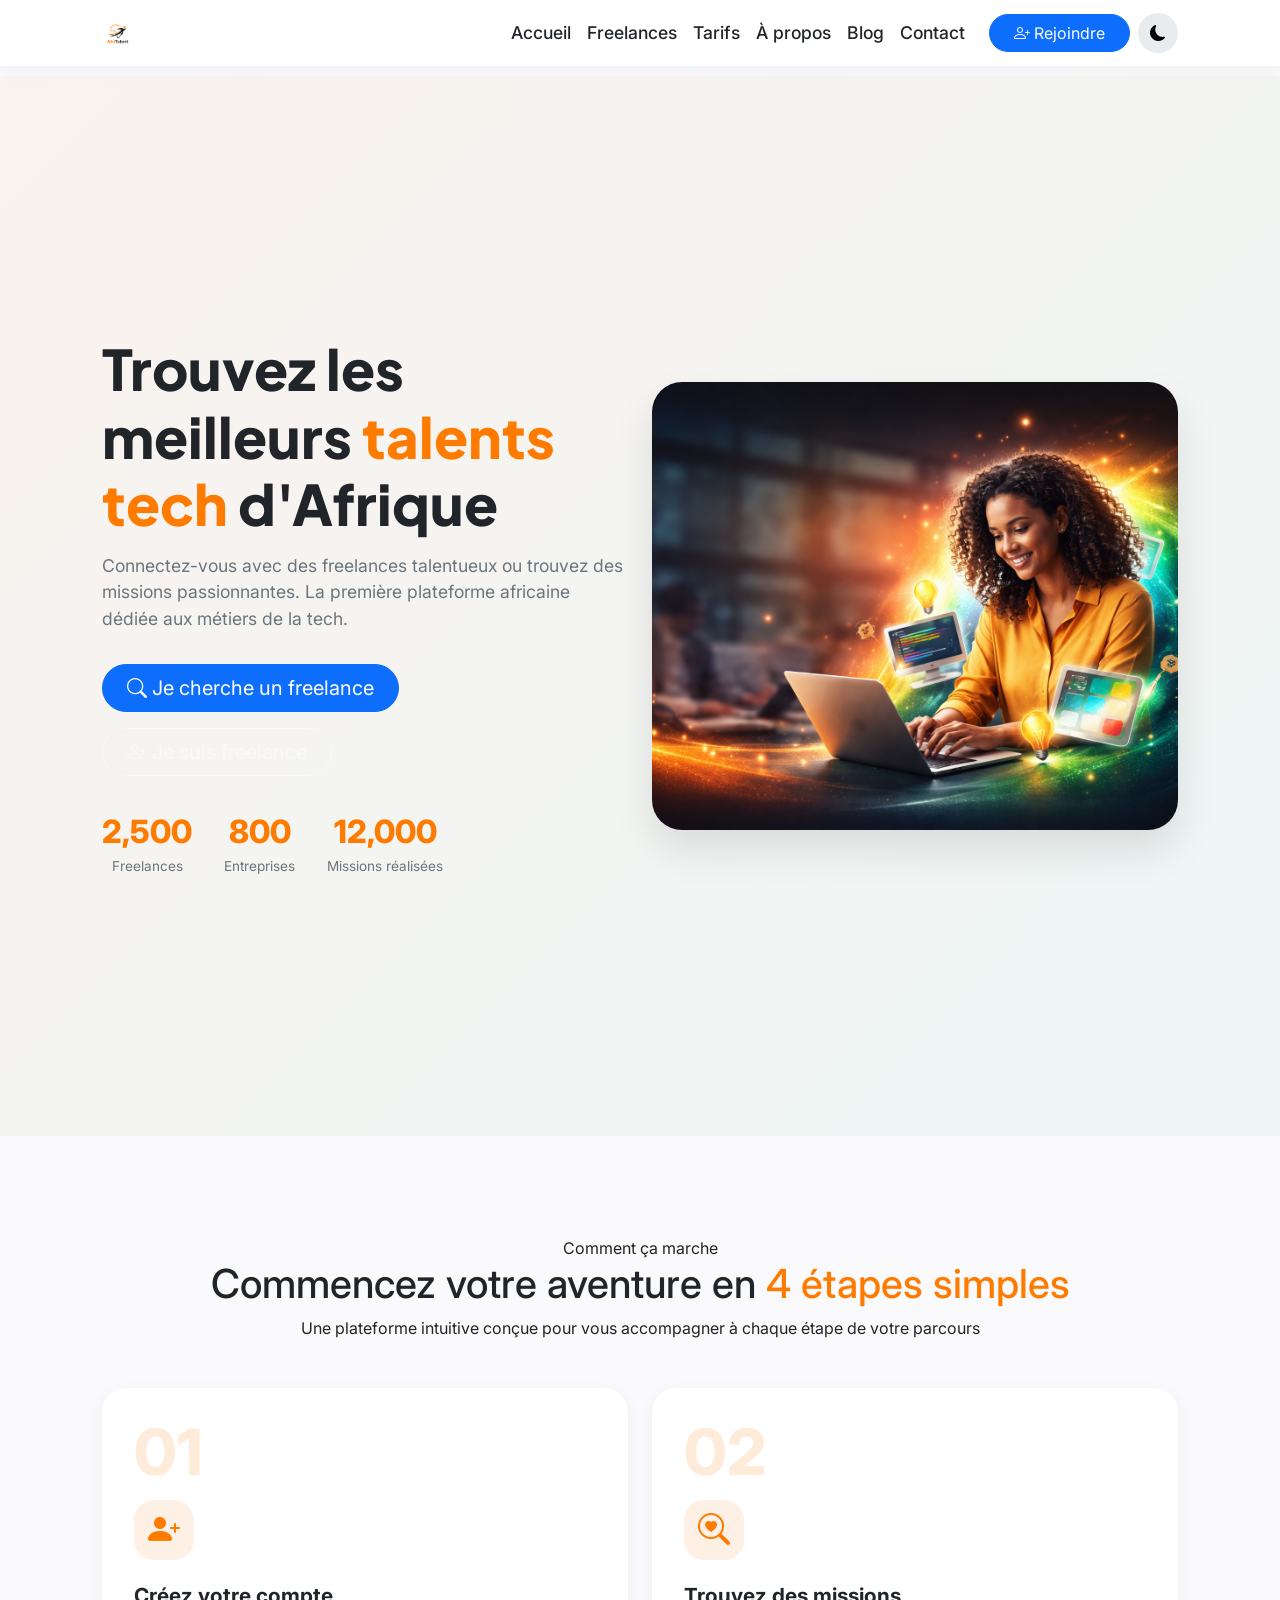
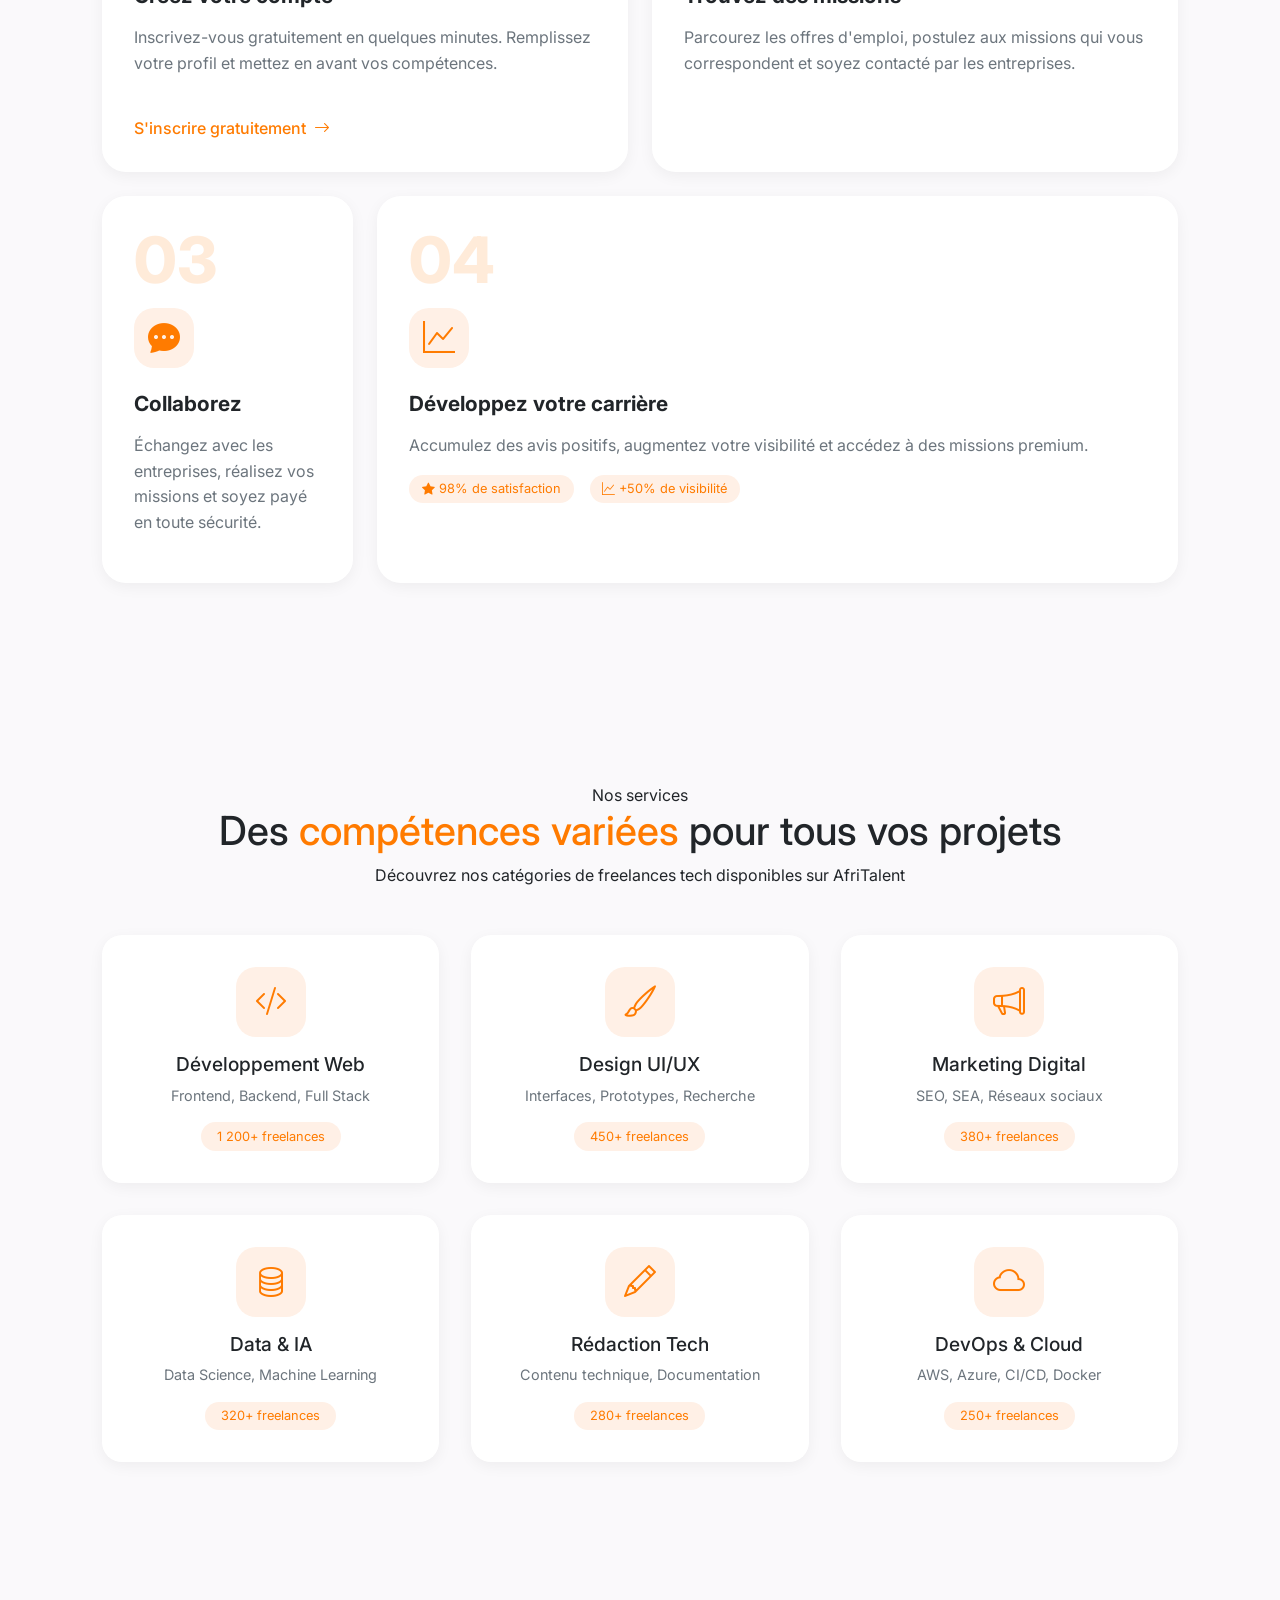
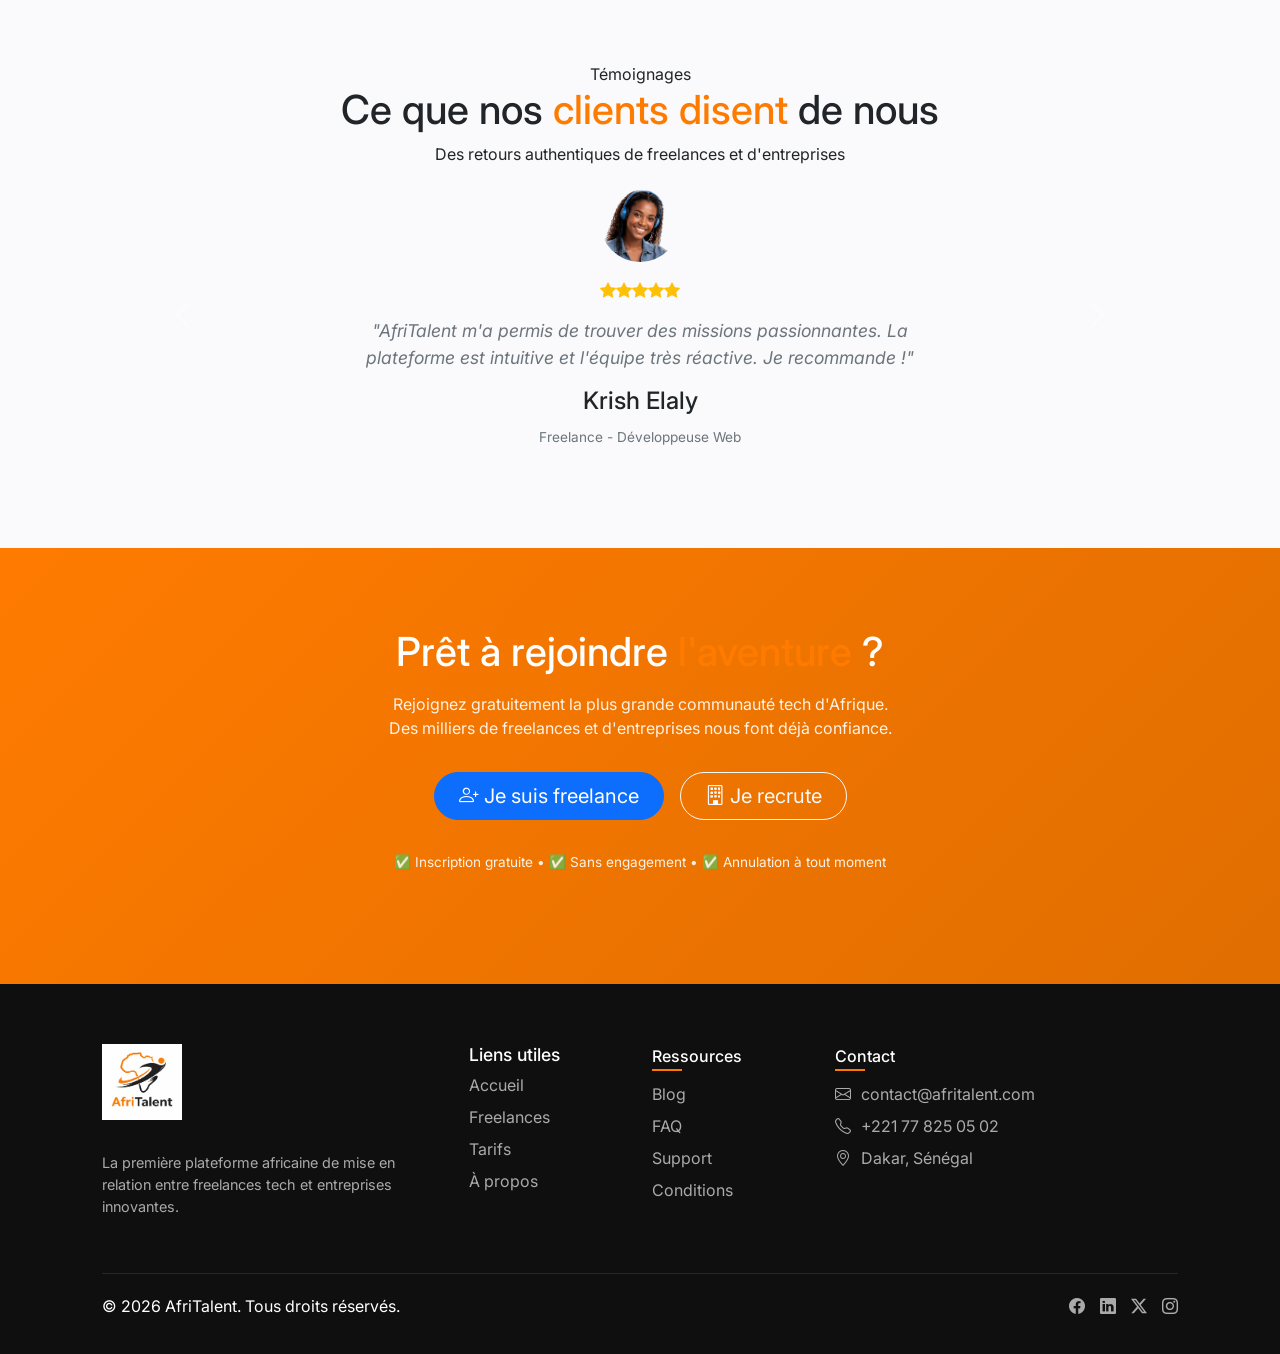
<file: index.html>
<!DOCTYPE html>
<html lang="fr">

<head>
    <meta charset="UTF-8">
    <meta name="viewport" content="width=device-width, initial-scale=1.0">
    <meta name="description"
        content="AfriTalent - La première plateforme africaine de mise en relation entre freelances tech et entreprises">
    <title>AfriTalent - Accueil</title>

    <link href="https://cdn.jsdelivr.net/npm/bootstrap@5.3.8/dist/css/bootstrap.min.css" rel="stylesheet">
    <link rel="stylesheet" href="https://cdn.jsdelivr.net/npm/bootstrap-icons@1.11.3/font/bootstrap-icons.min.css">
    <link
        href="https://fonts.googleapis.com/css2?family=Inter:opsz,wght@14..32,300;14..32,400;14..32,500;14..32,600;14..32,700;14..32,800&family=Plus+Jakarta+Sans:wght@400;500;600;700;800&display=swap"
        rel="stylesheet">

    <link rel="stylesheet" href="./CSS/pagep.css">
    <link rel="stylesheet" href="./CSS/style.css">

</head>

<body>
    <!-- Formatage de la navbar -->
    <nav class="navbar navbar-expand-lg fixed-top" id="mainNav">
        <div class="container">
            <img class="logo2" src="./Image/logo2.png" alt="logo navbar">

            <button class="navbar-toggler" type="button" data-bs-toggle="collapse" data-bs-target="#navbarNav"
                aria-label="Menu">
                <span class="navbar-toggler-icon"></span>
            </button>

            <div class="collapse navbar-collapse" id="navbarNav">
                <ul class="navbar-nav ms-auto">
                    <li class="nav-item"><a class="nav-link active" href="index.html">Accueil</a></li>
                    <li class="nav-item"><a class="nav-link" href="freelances.html">Freelances</a></li>
                    <li class="nav-item"><a class="nav-link" href="tarifs.html">Tarifs</a></li>
                    <li class="nav-item"><a class="nav-link" href="about.html">À propos</a></li>
                    <li class="nav-item"><a class="nav-link" href="#">Blog</a></li>
                    <li class="nav-item"><a class="nav-link" href="contact.html">Contact</a></li>
                </ul>
                <div class="ms-lg-3 d-flex align-items-center gap-2">
                    <button class="btn btn-primary rounded-pill px-4" onclick="window.location.href='inscription.html'">
                        <i class="bi bi-person-plus"></i> Rejoindre
                    </button>
                    <button class="theme-toggle" id="themeToggle" aria-label="Changer de thème">
                        <i class="bi bi-moon-fill"></i>
                    </button>
                </div>
            </div>
        </div>
    </nav>

    <!-- Section hero -->
    <header class="hero-section">
        <div class="container">
            <div class="row align-items-center min-vh-100">
                <div class="col-lg-6 hero-content">
                    <h1 class="hero-title">
                        Trouvez les meilleurs <span class="highlight">talents tech</span> d'Afrique
                    </h1>
                    <p class="hero-subtitle">
                        Connectez-vous avec des freelances talentueux ou trouvez des missions passionnantes.
                        La première plateforme africaine dédiée aux métiers de la tech.
                    </p>
                    <div class="hero-buttons">
                        <a href="freelances.html" class="btn btn-primary btn-lg rounded-pill px-4">
                            <i class="bi bi-search"></i> Je cherche un freelance
                        </a>
                        <a href="inscription.html" class="btn btn-outline-light btn-lg rounded-pill px-4">
                            <i class="bi bi-person-plus"></i> Je suis freelance
                        </a>
                    </div>
                    <div class="hero-stats">
                        <div class="stat-item">
                            <div class="stat-number" data-target="2500">0</div>
                            <div class="stat-label">Freelances</div>
                        </div>
                        <div class="stat-item">
                            <div class="stat-number" data-target="800">0</div>
                            <div class="stat-label">Entreprises</div>
                        </div>
                        <div class="stat-item">
                            <div class="stat-number" data-target="12000">0</div>
                            <div class="stat-label">Missions réalisées</div>
                        </div>
                    </div>
                </div>
                <div class="col-lg-6 hero-image">
                    <img src="./Image/hero.png" alt="Équipe AfriTalent" class="img-fluid">
                </div>
            </div>
        </div>
    </header>

    <!-- Comment ca marche -->
    <section class="how-it-works">
        <div class="container">
            <div class="section-header text-center">
                <span class="section-badge">Comment ça marche</span>
                <h2>Commencez votre aventure en <span class="highlight">4 étapes simples</span></h2>
                <p>Une plateforme intuitive conçue pour vous accompagner à chaque étape de votre parcours</p>
            </div>

            <div class="bento-grid">
                <div class="bento-card bento-large">
                    <div class="step-number">01</div>
                    <div class="step-icon"><i class="bi bi-person-plus-fill"></i></div>
                    <h3>Créez votre compte</h3>
                    <p>Inscrivez-vous gratuitement en quelques minutes. Remplissez votre profil et mettez en avant vos
                        compétences.</p>
                    <a href="inscription.html" class="step-cta">S'inscrire gratuitement <i
                            class="bi bi-arrow-right"></i></a>
                </div>
                <div class="bento-card bento-wide">
                    <div class="step-number">02</div>
                    <div class="step-icon"><i class="bi bi-search-heart"></i></div>
                    <h3>Trouvez des missions</h3>
                    <p>Parcourez les offres d'emploi, postulez aux missions qui vous correspondent et soyez contacté par
                        les entreprises.</p>
                </div>
                <div class="bento-card bento-medium">
                    <div class="step-number">03</div>
                    <div class="step-icon"><i class="bi bi-chat-dots-fill"></i></div>
                    <h3>Collaborez</h3>
                    <p>Échangez avec les entreprises, réalisez vos missions et soyez payé en toute sécurité.</p>
                </div>
                <div class="bento-card bento-xlarge">
                    <div class="step-number">04</div>
                    <div class="step-icon"><i class="bi bi-graph-up"></i></div>
                    <h3>Développez votre carrière</h3>
                    <p>Accumulez des avis positifs, augmentez votre visibilité et accédez à des missions premium.</p>
                    <div class="step-stats">
                        <span><i class="bi bi-star-fill"></i> 98% de satisfaction</span>
                        <span><i class="bi bi-graph-up"></i> +50% de visibilité</span>
                    </div>
                </div>
            </div>
        </div>
    </section>

    <!-- Nos services -->
    <section class="categories-section">
        <div class="container">
            <div class="section-header text-center">
                <span class="section-badge">Nos services</span>
                <h2>Des <span class="highlight">compétences variées</span> pour tous vos projets</h2>
                <p>Découvrez nos catégories de freelances tech disponibles sur AfriTalent</p>
            </div>

            <div class="categories-grid">
                <div class="category-card">
                    <div class="category-icon"><i class="bi bi-code-slash"></i></div>
                    <h3>Développement Web</h3>
                    <p>Frontend, Backend, Full Stack</p>
                    <span class="category-count">1 200+ freelances</span>
                </div>
                <div class="category-card">
                    <div class="category-icon"><i class="bi bi-brush"></i></div>
                    <h3>Design UI/UX</h3>
                    <p>Interfaces, Prototypes, Recherche</p>
                    <span class="category-count">450+ freelances</span>
                </div>
                <div class="category-card">
                    <div class="category-icon"><i class="bi bi-megaphone"></i></div>
                    <h3>Marketing Digital</h3>
                    <p>SEO, SEA, Réseaux sociaux</p>
                    <span class="category-count">380+ freelances</span>
                </div>
                <div class="category-card">
                    <div class="category-icon"><i class="bi bi-database"></i></div>
                    <h3>Data & IA</h3>
                    <p>Data Science, Machine Learning</p>
                    <span class="category-count">320+ freelances</span>
                </div>
                <div class="category-card">
                    <div class="category-icon"><i class="bi bi-pencil"></i></div>
                    <h3>Rédaction Tech</h3>
                    <p>Contenu technique, Documentation</p>
                    <span class="category-count">280+ freelances</span>
                </div>
                <div class="category-card">
                    <div class="category-icon"><i class="bi bi-cloud"></i></div>
                    <h3>DevOps & Cloud</h3>
                    <p>AWS, Azure, CI/CD, Docker</p>
                    <span class="category-count">250+ freelances</span>
                </div>
            </div>
        </div>
    </section>

    <section class="testimonials-section">
        <div class="container">
            <div class="section-header text-center">
                <span class="section-badge">Témoignages</span>
                <h2>Ce que nos <span class="highlight">clients disent</span> de nous</h2>
                <p>Des retours authentiques de freelances et d'entreprises</p>
            </div>

            <div id="testimonialsCarousel" class="carousel slide" data-bs-ride="carousel">
                <div class="carousel-inner">
                    <div class="carousel-item active">
                        <div class="testimonial-card text-center">
                            <div class="testimonial-image">
                                <img src="./Image/1a.png" alt="Alice Johnson">
                            </div>
                            <div class="testimonial-rating">
                                <i class="bi bi-star-fill"></i><i class="bi bi-star-fill"></i><i
                                    class="bi bi-star-fill"></i><i class="bi bi-star-fill"></i><i
                                    class="bi bi-star-fill"></i>
                            </div>
                            <p class="testimonial-text">"AfriTalent m'a permis de trouver des missions passionnantes. La
                                plateforme est intuitive et l'équipe très réactive. Je recommande !"</p>
                            <h3>Krish Elaly</h3>
                            <span>Freelance - Développeuse Web</span>
                        </div>
                    </div>
                    <div class="carousel-item">
                        <div class="testimonial-card text-center">
                            <div class="testimonial-image">
                                <img src="./Image/2a.png" alt="Michael Smith">
                            </div>
                            <div class="testimonial-rating">
                                <i class="bi bi-star-fill"></i><i class="bi bi-star-fill"></i><i
                                    class="bi bi-star-fill"></i><i class="bi bi-star-fill"></i><i
                                    class="bi bi-star-fill"></i>
                            </div>
                            <p class="testimonial-text">"Excellente plateforme ! J'ai trouvé des freelances compétents
                                pour mon projet. Service client au top et paiement sécurisé."</p>
                            <h4>Sage Onema</h4>
                            <span>CEO - TechCorp</span>
                        </div>
                    </div>
                    <div class="carousel-item">
                        <div class="testimonial-card text-center">
                            <div class="testimonial-image">
                                <img src="./Image/3a.png" alt="Sophia Brown">
                            </div>
                            <div class="testimonial-rating">
                                <i class="bi bi-star-fill"></i><i class="bi bi-star-fill"></i><i
                                    class="bi bi-star-fill"></i><i class="bi bi-star-fill"></i><i
                                    class="bi bi-star-fill"></i>
                            </div>
                            <p class="testimonial-text">"La mise en relation est rapide et efficace. J'ai trouvé ma
                                mission parfaite en moins d'une semaine. Merci AfriTalent !"</p>
                            <h4>Sophia Pea</h4>
                            <span>Freelance - Designer UI/UX</span>
                        </div>
                    </div>
                </div>
                <button class="carousel-control-prev" type="button" data-bs-target="#testimonialsCarousel"
                    data-bs-slide="prev">
                    <span class="carousel-control-prev-icon" aria-hidden="true"></span>
                    <span class="visually-hidden">Précédent</span>
                </button>
                <button class="carousel-control-next" type="button" data-bs-target="#testimonialsCarousel"
                    data-bs-slide="next">
                    <span class="carousel-control-next-icon" aria-hidden="true"></span>
                    <span class="visually-hidden">Suivant</span>
                </button>
            </div>
        </div>
    </section>

    <!-- Appel a l'acetion -->
    <section class="cta-section">
        <div class="container">
            <div class="cta-content text-center">
                <h2>Prêt à rejoindre <span class="highlight">l'aventure</span> ?</h2>
                <p>Rejoignez gratuitement la plus grande communauté tech d'Afrique.<br>Des milliers de freelances et
                    d'entreprises nous font déjà confiance.</p>
                <div class="cta-buttons">
                    <a href="inscription.html" class="btn btn-primary btn-lg rounded-pill px-4">
                        <i class="bi bi-person-plus"></i> Je suis freelance
                    </a>
                    <a href="inscription.html" class="btn btn-outline-light btn-lg rounded-pill px-4">
                        <i class="bi bi-building"></i> Je recrute
                    </a>
                </div>
                <p class="cta-note">✅ Inscription gratuite • ✅ Sans engagement • ✅ Annulation à tout moment</p>
            </div>
        </div>
    </section>

    <!-- Bouton de retour en haut -->
    <button id="backToTop" class="back-to-top" aria-label="Retour en haut">
        <i class="bi bi-arrow-up"></i>
    </button>

    <!-- formatage du footer -->
    <footer class="footer">
        <div class="container">
            <div class="row g-4">
                <div class="col-lg-4 col-md-6">
                    <div class="footer-brand">
                        <img src="./Image/logofo.png" alt="logo footer" class="logofo">
                        <p>La première plateforme africaine de mise en relation entre freelances tech et entreprises
                            innovantes.</p>
                    </div>
                </div>
                <div class="col-lg-2 col-md-6">
                    <h3 class="h3mdif">Liens utiles</h3>
                    <ul>
                        <li><a href="index.html">Accueil</a></li>
                        <li><a href="freelances.html">Freelances</a></li>
                        <li><a href="tarifs.html">Tarifs</a></li>
                        <li><a href="about.html">À propos</a></li>
                    </ul>
                </div>
                <div class="col-lg-2 col-md-6">
                    <h4>Ressources</h4>
                    <ul>
                        <li><a href="#">Blog</a></li>
                        <li><a href="#">FAQ</a></li>
                        <li><a href="#">Support</a></li>
                        <li><a href="#">Conditions</a></li>
                    </ul>
                </div>
                <div class="col-lg-4 col-md-6">
                    <h4>Contact</h4>
                    <ul class="footer-contact">
                        <li><i class="bi bi-envelope"></i> <a
                                href="mailto:contact@afritalent.com">contact@afritalent.com</a></li>
                        <li><i class="bi bi-telephone"></i> <a href="tel:+221778250502">+221 77 825 05 02</a></li>
                        <li><i class="bi bi-geo-alt"></i> Dakar, Sénégal</li>
                    </ul>
                </div>
            </div>
            <div class="footer-bottom">
                <p>&copy; <span id="currentYear"></span> AfriTalent. Tous droits réservés.</p>
                <div class="footer-social">
                    <a href="#" aria-label="Facebook"><i class="bi bi-facebook"></i></a>
                    <a href="#" aria-label="LinkedIn"><i class="bi bi-linkedin"></i></a>
                    <a href="#" aria-label="Twitter"><i class="bi bi-twitter-x"></i></a>
                    <a href="#" aria-label="Instagram"><i class="bi bi-instagram"></i></a>
                </div>
            </div>
        </div>
    </footer>

    <script src="https://cdn.jsdelivr.net/npm/bootstrap@5.3.8/dist/js/bootstrap.bundle.min.js"></script>
    <script src="./JS/main.js"></script>
</body>

</html>
</file>
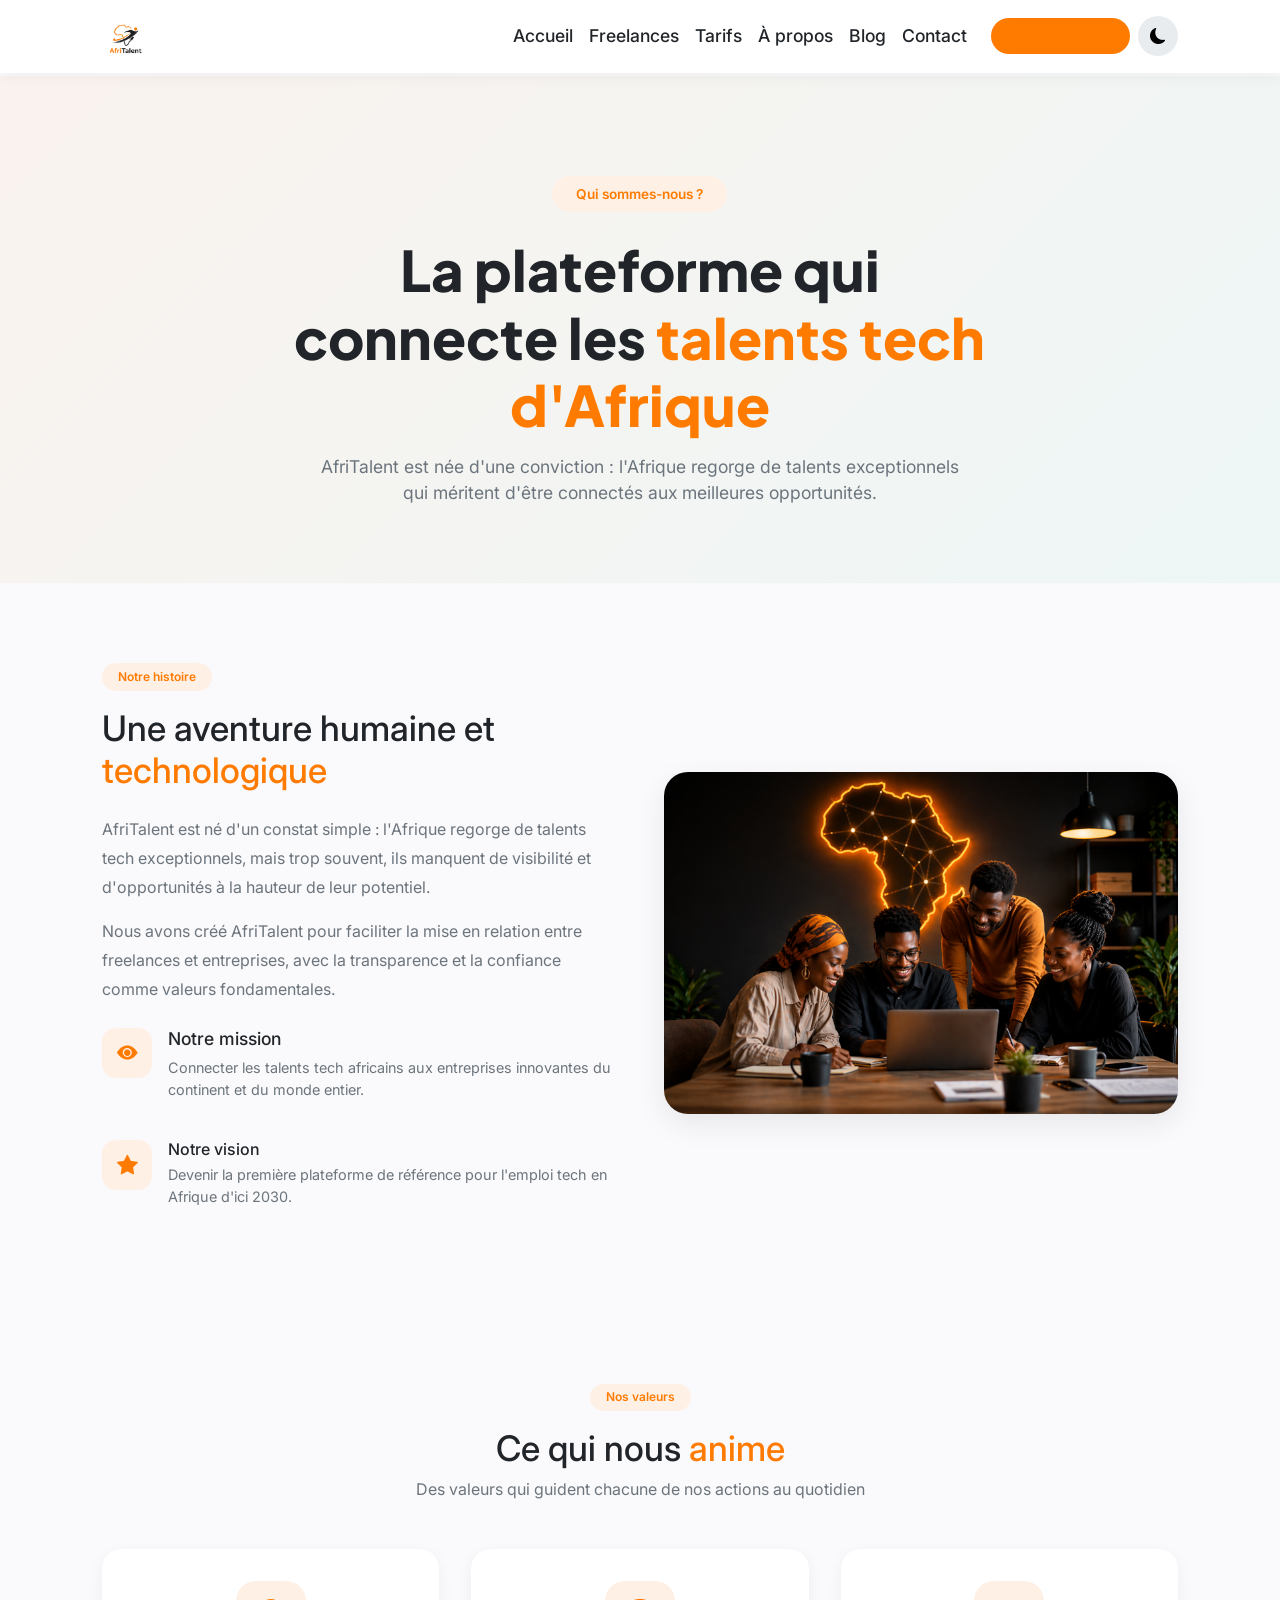
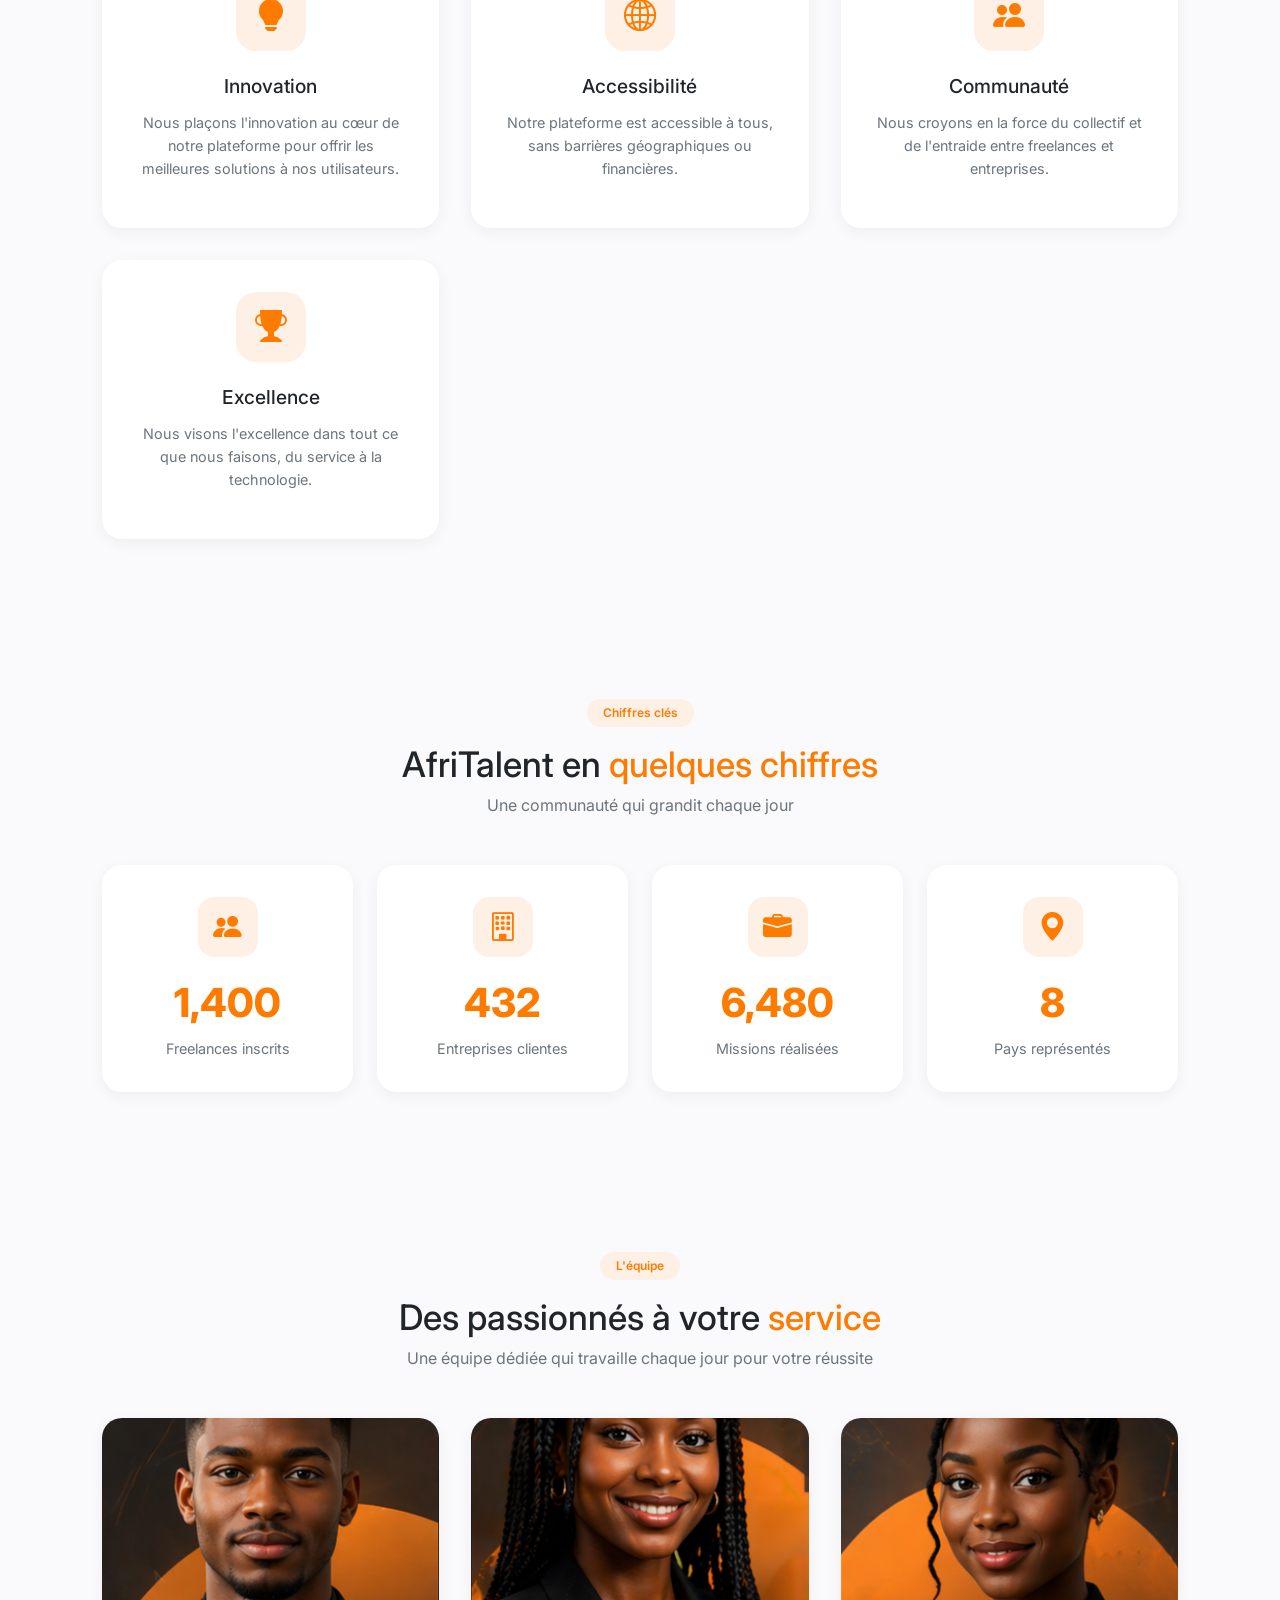
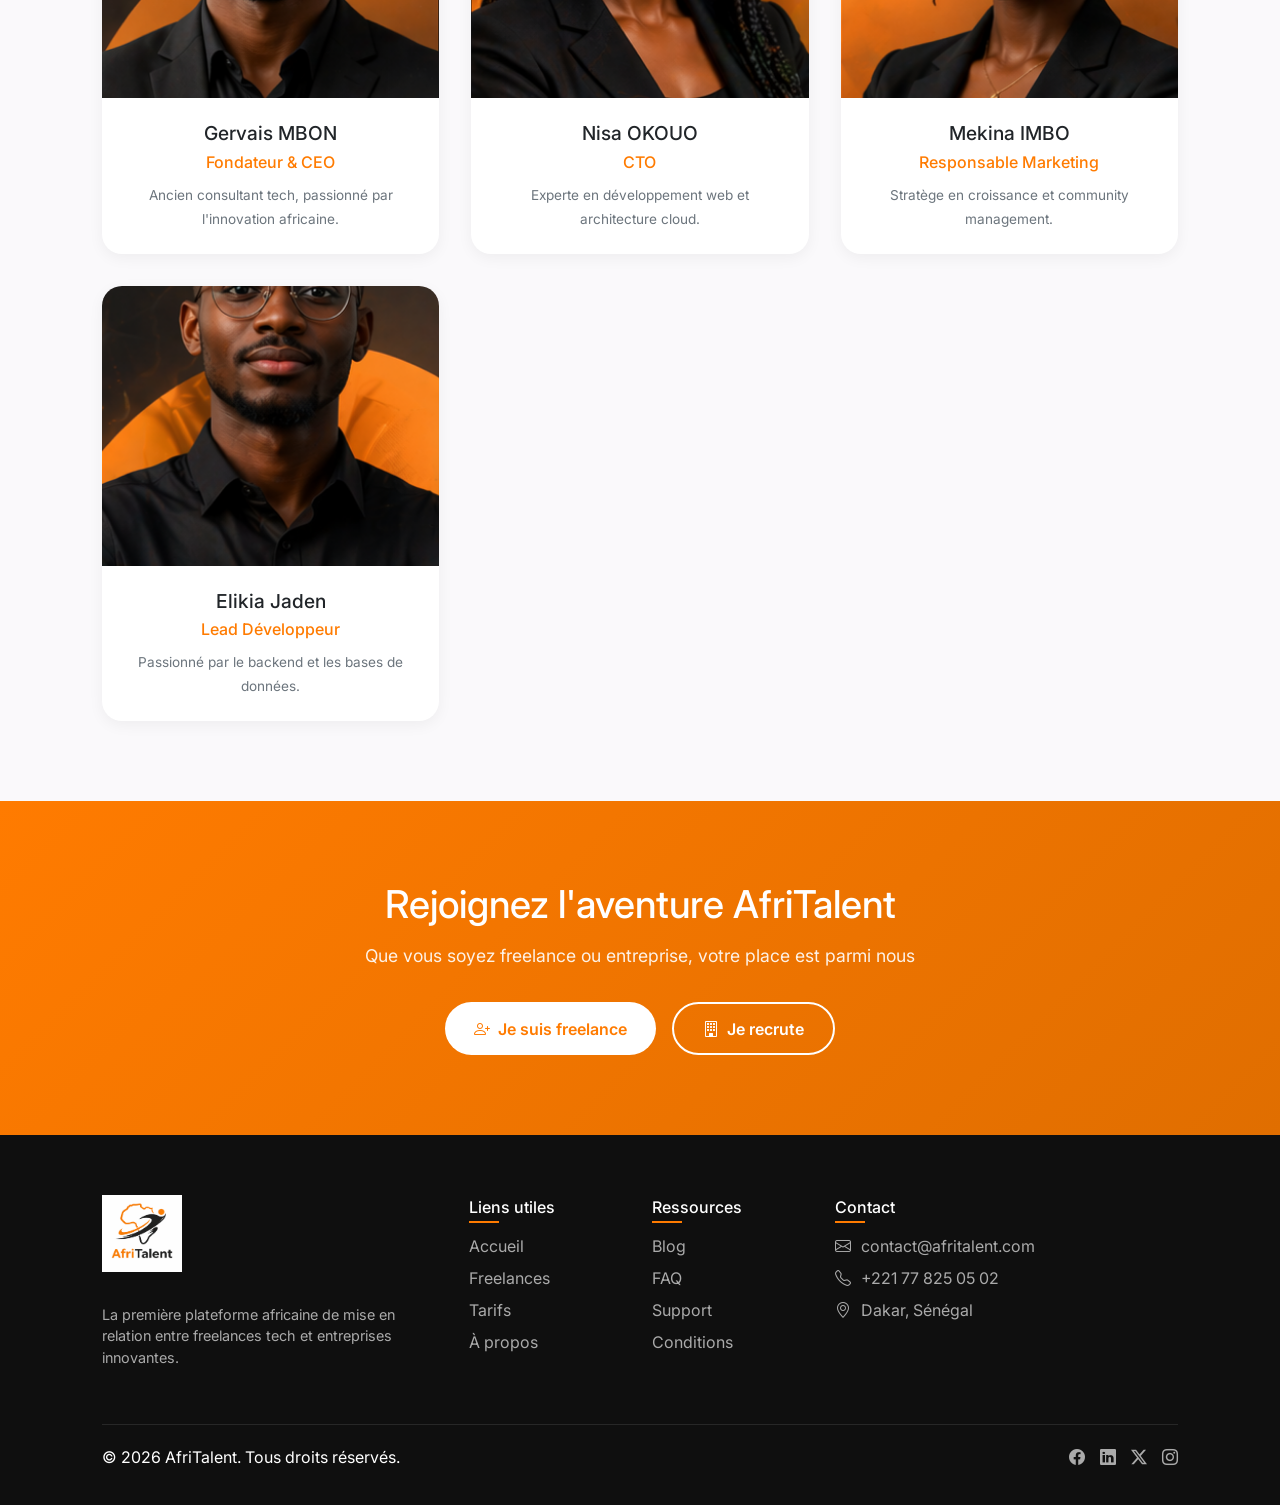
<file: about.html>
<!DOCTYPE html>
<html lang="fr">

<head>
    <meta charset="UTF-8">
    <meta name="viewport" content="width=device-width, initial-scale=1.0">
    <meta name="description"
        content="À propos d'AfriTalent - La première plateforme africaine de mise en relation entre freelances tech et entreprises">
    <title>AfriTalent - À propos</title>

    <link href="https://cdn.jsdelivr.net/npm/bootstrap@5.3.8/dist/css/bootstrap.min.css" rel="stylesheet">
    <link rel="stylesheet" href="https://cdn.jsdelivr.net/npm/bootstrap-icons@1.11.3/font/bootstrap-icons.min.css">
    <link
        href="https://fonts.googleapis.com/css2?family=Inter:opsz,wght@14..32,300;14..32,400;14..32,500;14..32,600;14..32,700;14..32,800&family=Plus+Jakarta+Sans:wght@400;500;600;700;800&display=swap"
        rel="stylesheet">

    <link rel="stylesheet" href="./CSS/about.css">
    <link rel="stylesheet" href="./CSS/style.css">
</head>

<body>

    <!-- Navbar -->
    <nav class="navbar navbar-expand-lg fixed-top" id="mainNav">
        <div class="container">
            <a class="navbar-brand" href="index.html">
                <img class="logo2" src="./Image/logo2.png" alt="logo navbar">
            </a>

            <button class="navbar-toggler" type="button" data-bs-toggle="collapse" data-bs-target="#navbarNav">
                <span class="navbar-toggler-icon"></span>
            </button>

            <div class="collapse navbar-collapse" id="navbarNav">
                <ul class="navbar-nav ms-auto">
                    <li class="nav-item"><a class="nav-link" href="index.html">Accueil</a></li>
                    <li class="nav-item"><a class="nav-link" href="freelances.html">Freelances</a></li>
                    <li class="nav-item"><a class="nav-link" href="tarifs.html">Tarifs</a></li>
                    <li class="nav-item"><a class="nav-link active" href="about.html">À propos</a></li>
                    <li class="nav-item"><a class="nav-link" href="#">Blog</a></li>
                    <li class="nav-item"><a class="nav-link" href="contact.html">Contact</a></li>
                </ul>
                <div class="ms-lg-3 d-flex align-items-center gap-2">
                    <button class="btn btn-primary rounded-pill px-4" style="background: var(--primary); border: none;"
                        onclick="window.location.href='inscription.html'">
                        <i class="bi bi-person-plus"></i> Rejoindre
                    </button>
                    <button class="theme-toggle" id="themeToggle">
                        <i class="bi bi-moon-fill"></i>
                    </button>
                </div>
            </div>
        </div>
    </nav>

    <!-- Section hero -->
    <header class="about-hero">
        <div class="container">
            <div class="row justify-content-center text-center">
                <div class="col-lg-8">
                    <span class="hero-badge">Qui sommes-nous ?</span>
                    <h1 class="hero-title">La plateforme qui connecte les <span class="highlight">talents tech
                            d'Afrique</span></h1>
                    <p class="hero-subtitle">AfriTalent est née d'une conviction : l'Afrique regorge de talents
                        exceptionnels<br>qui méritent d'être connectés aux meilleures opportunités.</p>
                </div>
            </div>
        </div>
    </header>

    <!-- Notre histoire -->
    <section class="story-section">
        <div class="container">
            <div class="row align-items-center g-5">
                <div class="col-lg-6">
                    <div class="story-content">
                        <span class="section-badge">Notre histoire</span>
                        <h2>Une aventure humaine et <span class="highlight">technologique</span></h2>
                        <p class="story-text">AfriTalent est né d'un constat simple : l'Afrique regorge de talents tech
                            exceptionnels, mais trop souvent, ils manquent de visibilité et d'opportunités à la hauteur
                            de leur potentiel.</p>
                        <p class="story-text">Nous avons créé AfriTalent pour faciliter la mise en relation entre
                            freelances et entreprises, avec la transparence et la confiance comme valeurs fondamentales.
                        </p>

                        <div class="mission-item">
                            <div class="mission-icon"><i class="bi bi-eye-fill"></i></div>
                            <div>
                                <h3 class="h3mdif">Notre mission</h3>
                                <p>Connecter les talents tech africains aux entreprises innovantes du continent et du
                                    monde entier.</p>
                            </div>
                        </div>
                        <div class="mission-item">
                            <div class="mission-icon"><i class="bi bi-star-fill"></i></div>
                            <div>
                                <h4>Notre vision</h4>
                                <p>Devenir la première plateforme de référence pour l'emploi tech en Afrique d'ici 2030.
                                </p>
                            </div>
                        </div>
                    </div>
                </div>
                <div class="col-lg-6">
                    <div class="story-image">
                        <img src="./Image/ntrhist.png" alt="Équipe AfriTalent en réunion">
                    </div>
                </div>
            </div>
        </div>
    </section>

    <!-- Nos differnets valeurs -->
    <section class="values-section">
        <div class="container">
            <div class="section-header">
                <span class="section-badge">Nos valeurs</span>
                <h2>Ce qui nous <span class="highlight">anime</span></h2>
                <p>Des valeurs qui guident chacune de nos actions au quotidien</p>
            </div>

            <div class="values-grid">
                <div class="value-card">
                    <div class="value-icon"><i class="bi bi-lightbulb-fill"></i></div>
                    <h3>Innovation</h3>
                    <p>Nous plaçons l'innovation au cœur de notre plateforme pour offrir les meilleures solutions à nos
                        utilisateurs.</p>
                </div>
                <div class="value-card">
                    <div class="value-icon"><i class="bi bi-globe2"></i></div>
                    <h3>Accessibilité</h3>
                    <p>Notre plateforme est accessible à tous, sans barrières géographiques ou financières.</p>
                </div>
                <div class="value-card">
                    <div class="value-icon"><i class="bi bi-people-fill"></i></div>
                    <h3>Communauté</h3>
                    <p>Nous croyons en la force du collectif et de l'entraide entre freelances et entreprises.</p>
                </div>
                <div class="value-card">
                    <div class="value-icon"><i class="bi bi-trophy-fill"></i></div>
                    <h3>Excellence</h3>
                    <p>Nous visons l'excellence dans tout ce que nous faisons, du service à la technologie.</p>
                </div>
            </div>
        </div>
    </section>

    <!-- Nos chiffres cles -->
    <section class="stats-section">
        <div class="container">
            <div class="section-header">
                <span class="section-badge">Chiffres clés</span>
                <h2>AfriTalent en <span class="highlight">quelques chiffres</span></h2>
                <p>Une communauté qui grandit chaque jour</p>
            </div>

            <div class="stats-bento">
                <div class="stat-card">
                    <div class="stat-icon"><i class="bi bi-people-fill"></i></div>
                    <div class="stat-number" data-target="2500">0</div>
                    <div class="stat-label">Freelances inscrits</div>
                </div>
                <div class="stat-card">
                    <div class="stat-icon"><i class="bi bi-building"></i></div>
                    <div class="stat-number" data-target="800">0</div>
                    <div class="stat-label">Entreprises clientes</div>
                </div>
                <div class="stat-card">
                    <div class="stat-icon"><i class="bi bi-briefcase-fill"></i></div>
                    <div class="stat-number" data-target="12000">0</div>
                    <div class="stat-label">Missions réalisées</div>
                </div>
                <div class="stat-card">
                    <div class="stat-icon"><i class="bi bi-geo-alt-fill"></i></div>
                    <div class="stat-number" data-target="15">0</div>
                    <div class="stat-label">Pays représentés</div>
                </div>
            </div>
        </div>
    </section>

    <!-- Equipe -->
    <section class="team-section">
        <div class="container">
            <div class="section-header">
                <span class="section-badge">L'équipe</span>
                <h2>Des passionnés à votre <span class="highlight">service</span></h2>
                <p>Une équipe dédiée qui travaille chaque jour pour votre réussite</p>
            </div>

            <div class="team-grid">
                <div class="team-card">
                    <div class="team-image">
                        <img src="./Image/ea1.png" alt="Aïssata Diallo">
                        <div class="team-social">
                            <a href="#"><i class="bi bi-linkedin"></i></a>
                            <a href="#"><i class="bi bi-twitter-x"></i></a>
                        </div>
                    </div>
                    <div class="team-info">
                        <h3>Gervais MBON</h3>
                        <p>Fondateur & CEO</p>
                        <span class="team-bio">Ancien consultant tech, passionné par l'innovation africaine.</span>
                    </div>
                </div>
                <div class="team-card">
                    <div class="team-image">
                        <img src="./Image/eq2.png" alt="Mamadou Diop">
                        <div class="team-social">
                            <a href="#"><i class="bi bi-linkedin"></i></a>
                            <a href="#"><i class="bi bi-twitter-x"></i></a>
                        </div>
                    </div>
                    <div class="team-info">
                        <h3>Nisa OKOUO</h3>
                        <p>CTO</p>
                        <span class="team-bio">Experte en développement web et architecture cloud.</span>
                    </div>
                </div>
                <div class="team-card">
                    <div class="team-image">
                        <img src="./Image/eq4.png" alt="Fatou Ndiaye">
                        <div class="team-social">
                            <a href="#"><i class="bi bi-linkedin"></i></a>
                            <a href="#"><i class="bi bi-twitter-x"></i></a>
                        </div>
                    </div>
                    <div class="team-info">
                        <h3>Mekina IMBO</h3>
                        <p>Responsable Marketing</p>
                        <span class="team-bio">Stratège en croissance et community management.</span>
                    </div>
                </div>
                <div class="team-card">
                    <div class="team-image">
                        <img src="./Image/eq3.png" alt="Ibrahim Sy">
                        <div class="team-social">
                            <a href="#"><i class="bi bi-linkedin"></i></a>
                            <a href="#"><i class="bi bi-twitter-x"></i></a>
                        </div>
                    </div>
                    <div class="team-info">
                        <h3>Elikia Jaden</h3>
                        <p>Lead Développeur</p>
                        <span class="team-bio">Passionné par le backend et les bases de données.</span>
                    </div>
                </div>
            </div>
        </div>
    </section>

    <!-- Cta -->
    <section class="cta-section">
        <div class="container">
            <div class="cta-content">
                <h2>Rejoignez l'aventure <span style="color: white;">AfriTalent</span></h2>
                <p>Que vous soyez freelance ou entreprise, votre place est parmi nous</p>
                <div class="cta-buttons">
                    <a href="inscription.html" class="btn-cta btn-primary">
                        <i class="bi bi-person-plus"></i> Je suis freelance
                    </a>
                    <a href="inscription.html" class="btn-cta btn-outline">
                        <i class="bi bi-building"></i> Je recrute
                    </a>
                </div>
            </div>
        </div>
    </section>

    <!-- Retour en haut -->
    <button id="backToTop" class="back-to-top">
        <i class="bi bi-arrow-up"></i>
    </button>

    <!-- Footer -->
    <footer class="footer">
        <div class="container">
            <div class="row g-4">
                <div class="col-lg-4 col-md-6">
                    <div class="footer-brand">
                        <img src="./Image/logofo.png" alt="logo footer" class="logofo">
                        <p>La première plateforme africaine de mise en relation entre freelances tech et entreprises
                            innovantes.</p>
                    </div>
                </div>
                <div class="col-lg-2 col-md-6">
                    <h4>Liens utiles</h4>
                    <ul>
                        <li><a href="index.html">Accueil</a></li>
                        <li><a href="freelances.html">Freelances</a></li>
                        <li><a href="tarifs.html">Tarifs</a></li>
                        <li><a href="about.html">À propos</a></li>
                    </ul>
                </div>
                <div class="col-lg-2 col-md-6">
                    <h4>Ressources</h4>
                    <ul>
                        <li><a href="#">Blog</a></li>
                        <li><a href="#">FAQ</a></li>
                        <li><a href="#">Support</a></li>
                        <li><a href="#">Conditions</a></li>
                    </ul>
                </div>
                <div class="col-lg-4 col-md-6">
                    <h4>Contact</h4>
                    <ul class="footer-contact">
                        <li><i class="bi bi-envelope"></i> <a
                                href="mailto:contact@afritalent.com">contact@afritalent.com</a></li>
                        <li><i class="bi bi-telephone"></i> <a href="tel:+221778250502">+221 77 825 05 02</a></li>
                        <li><i class="bi bi-geo-alt"></i> Dakar, Sénégal</li>
                    </ul>
                </div>
            </div>
            <div class="footer-bottom">
                <p>&copy; <span id="currentYear"></span> AfriTalent. Tous droits réservés.</p>
                <div class="footer-social">
                    <a href="#"><i class="bi bi-facebook"></i></a>
                    <a href="#"><i class="bi bi-linkedin"></i></a>
                    <a href="#"><i class="bi bi-twitter-x"></i></a>
                    <a href="#"><i class="bi bi-instagram"></i></a>
                </div>
            </div>
        </div>
    </footer>

    <!--  JS -->
    <script src="./JS/main.js"></script>
</body>

</html>
</file>
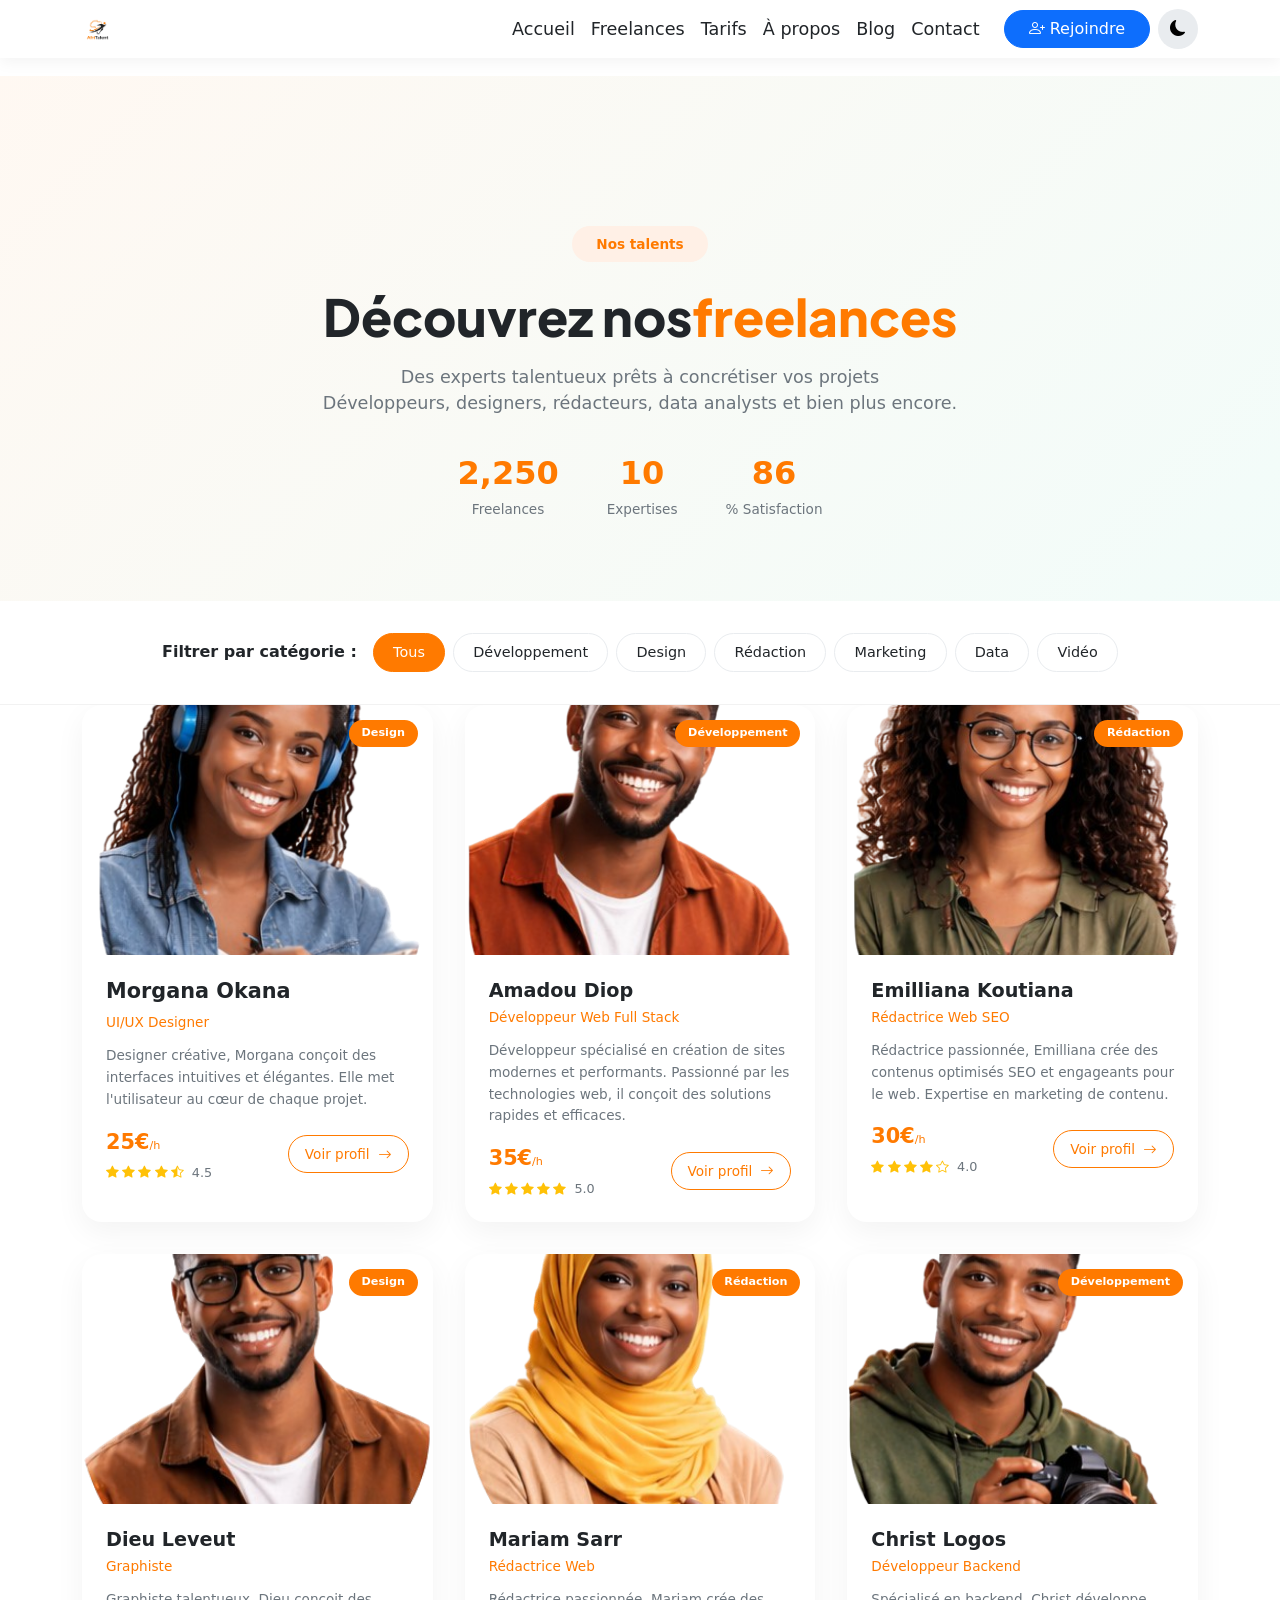
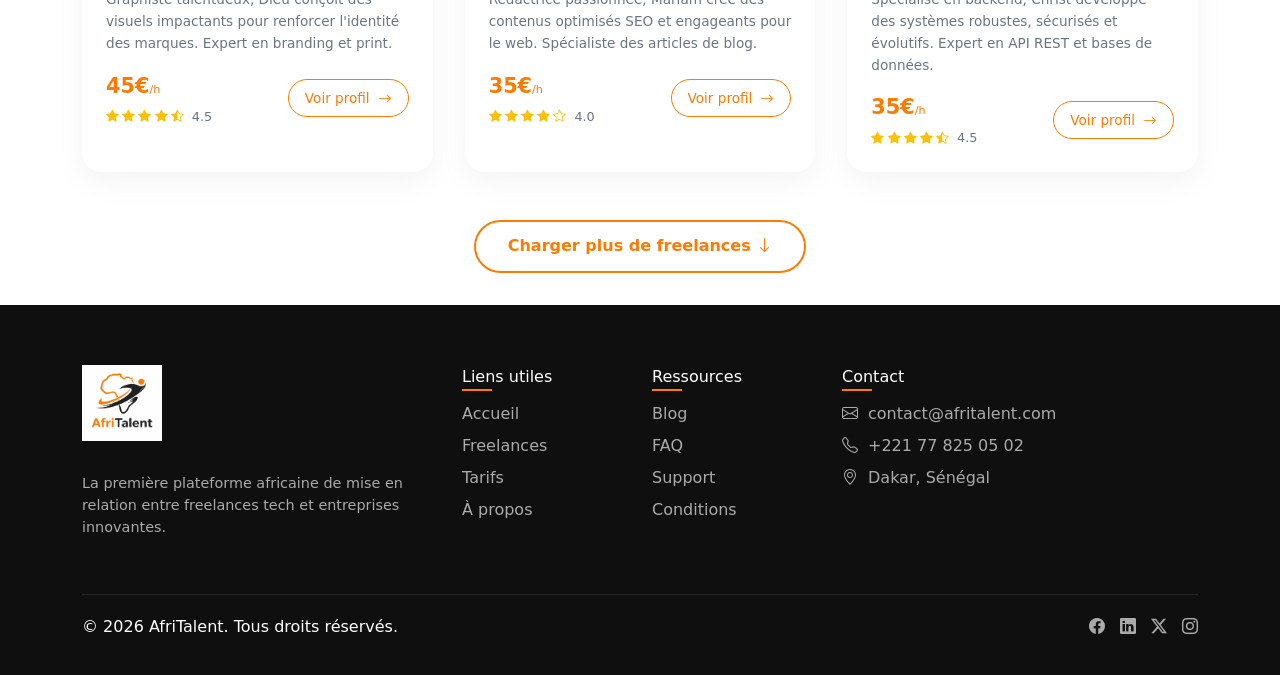
<file: freelances.html>
<!DOCTYPE html>
<html lang="fr">

<head>
    <meta charset="UTF-8">
    <meta name="viewport" content="width=device-width, initial-scale=1.0">
    <link rel="stylesheet" href="./CSS/style.css">
    <link rel="stylesheet" href="./CSS/pagep.css">

    <link
        href="https://fonts.googleapis.com/css2?family=Inter:opsz,wght@14..32,300;14..32,400;14..32,500;14..32,600;14..32,700&family=Plus+Jakarta+Sans:wght@400;500;600;700;800&display=swap"
        rel="stylesheet">
    <link rel="stylesheet" href="https://cdn.jsdelivr.net/npm/bootstrap-icons@1.11.3/font/bootstrap-icons.min.css">
    <link href="https://cdn.jsdelivr.net/npm/bootstrap@5.3.8/dist/css/bootstrap.min.css" rel="stylesheet"
        integrity="sha384-sRIl4kxILFvY47J16cr9ZwB07vP4J8+LH7qKQnuqkuIAvNWLzeN8tE5YBujZqJLB" crossorigin="anonymous">
    <link rel="stylesheet" href="https://cdn.jsdelivr.net/npm/bootstrap-icons@1.11.3/font/bootstrap-icons.min.css">
    <link rel="stylesheet" href="https://cdnjs.cloudflare.com/ajax/libs/font-awesome/6.5.1/css/all.min.css">
    <title>Freelances</title>
</head>

<body class="bobyfree">
    <header>
        <div>
            <!--Navbar-->
            <nav class="navbar navbar-expand-lg fixed-top" id="mainNav">
                <div class="container">
                    <img class="logo2" src="./Image/logo2.png" alt="logo navbar">
                    <button class="navbar-toggler" type="button" data-bs-toggle="collapse" data-bs-target="#navbarNav"
                        aria-label="Menu">
                        <span class="navbar-toggler-icon"></span>
                    </button>

                    <div class="collapse navbar-collapse" id="navbarNav">
                        <ul class="navbar-nav ms-auto">
                            <li class="nav-item"><a class="nav-link active" href="index.html">Accueil</a></li>
                            <li class="nav-item"><a class="nav-link" href="freelances.html">Freelances</a></li>
                            <li class="nav-item"><a class="nav-link" href="tarifs.html">Tarifs</a></li>
                            <li class="nav-item"><a class="nav-link" href="about.html">À propos</a></li>
                            <li class="nav-item"><a class="nav-link" href="#">Blog</a></li>
                            <li class="nav-item"><a class="nav-link" href="contact.html">Contact</a></li>
                        </ul>
                        <div class="ms-lg-3 d-flex align-items-center gap-2">
                            <button class="btn btn-primary rounded-pill px-4"
                                onclick="window.location.href='inscription.html'">
                                <i class="bi bi-person-plus"></i> Rejoindre
                            </button>
                            <button class="theme-toggle" id="themeToggle" aria-label="Changer de thème">
                                <i class="bi bi-moon-fill"></i>
                            </button>
                        </div>
                    </div>
                </div>
            </nav>
        </div>

        <!-- Section hero -->
        <div class="freelance-hero">
            <div class="container">
                <div class="row justify-content-center text-center">
                    <div class="col-lg-8">
                        <span class="hero-badge">Nos talents</span>
                        <h1 class="hero-title">
                            Découvrez nos<span class="highlight">freelances</span>
                        </h1>
                        <p class="hero-subtitle">Des experts talentueux prêts à concrétiser vos projets<br>Développeurs,
                            designers, rédacteurs, data analysts et bien plus encore.
                        </p>
                        <div class="hero-stats">
                            <div class="stat">
                                <span class="stat-number" data-target="2500">0</span>
                                <span class="stat-label">Freelances</span>
                            </div>
                            <div class="stat">
                                <span class="stat-number" data-target="12">0</span>
                                <span class="stat-label">Expertises</span>
                            </div>
                            <div class="stat">
                                <span class="stat-number" data-target="98">0</span>
                                <span class="stat-label">% Satisfaction</span>
                            </div>
                        </div>
                    </div>
                </div>
            </div>
        </div>
    </header>

    <main class="mainfree">
        <!-- dltrage des freelances -->
        <div class="filters-section">
            <div class="container">
                <div class="filters-container">
                    <div class="filter-group">
                        <span class="filter-label">Filtrer par catégorie :</span>
                        <div class="filter-buttons" id="filterButtons">
                            <button class="filter-btn active" data-category="all">Tous</button>
                            <button class="filter-btn" data-category="developpement">Développement</button>
                            <button class="filter-btn" data-category="design">Design</button>
                            <button class="filter-btn" data-category="redaction">Rédaction</button>
                            <button class="filter-btn" data-category="marketing">Marketing</button>
                            <button class="filter-btn" data-category="data">Data</button>
                            <button class="filter-btn" data-category="video">Vidéo</button>
                        </div>
                    </div>
                </div>
            </div>
        </div>
        <div class="container">
            <div class="freelance-grid" id="freelanceGrid">

                <!-- Carte 1 - UI/UX Designer -->
                <div class="freelance-card" data-category="design">
                    <div class="card-image">
                        <img src="./Image/1a.png" alt="Morgana Okana">
                        <span class="card-category">Design</span>
                    </div>
                    <div class="card-content">
                        <h2>Morgana Okana</h2>
                        <p class="specialty">UI/UX Designer</p>
                        <p class="bio">Designer créative, Morgana conçoit des interfaces intuitives et élégantes. Elle
                            met l'utilisateur au cœur de chaque projet.</p>
                        <div class="card-footer">
                            <div class="rate">
                                <span class="price">25€<small>/h</small></span>
                                <div class="rating">
                                    <i class="bi bi-star-fill"></i><i class="bi bi-star-fill"></i><i
                                        class="bi bi-star-fill"></i><i class="bi bi-star-fill"></i><i
                                        class="bi bi-star-half"></i>
                                    <span>4.5</span>
                                </div>
                            </div>
                            <a href="#" class="btn-profile">Voir profil <i class="bi bi-arrow-right"></i></a>
                        </div>
                    </div>
                </div>

                <!-- Carte 2 - Développeur Web -->
                <div class="freelance-card" data-category="developpement">
                    <div class="card-image">
                        <img src="./Image/2a.png" alt="Amadou Diop">
                        <span class="card-category">Développement</span>
                    </div>
                    <div class="card-content">
                        <h3>Amadou Diop</h3>
                        <p class="specialty">Développeur Web Full Stack</p>
                        <p class="bio">Développeur spécialisé en création de sites modernes et performants. Passionné
                            par les technologies web, il conçoit des solutions rapides et efficaces.</p>
                        <div class="card-footer">
                            <div class="rate">
                                <span class="price">35€<small>/h</small></span>
                                <div class="rating">
                                    <i class="bi bi-star-fill"></i><i class="bi bi-star-fill"></i><i
                                        class="bi bi-star-fill"></i><i class="bi bi-star-fill"></i><i
                                        class="bi bi-star-fill"></i>
                                    <span>5.0</span>
                                </div>
                            </div>
                            <a href="#" class="btn-profile">Voir profil <i class="bi bi-arrow-right"></i></a>
                        </div>
                    </div>
                </div>

                <!-- Carte 3 - Rédactrice Web -->
                <div class="freelance-card" data-category="redaction">
                    <div class="card-image">
                        <img src="./Image/3a.png" alt="Emilliana Koutiana">
                        <span class="card-category">Rédaction</span>
                    </div>
                    <div class="card-content">
                        <h3>Emilliana Koutiana</h3>
                        <p class="specialty">Rédactrice Web SEO</p>
                        <p class="bio">Rédactrice passionnée, Emilliana crée des contenus optimisés SEO et engageants
                            pour le web. Expertise en marketing de contenu.</p>
                        <div class="card-footer">
                            <div class="rate">
                                <span class="price">30€<small>/h</small></span>
                                <div class="rating">
                                    <i class="bi bi-star-fill"></i><i class="bi bi-star-fill"></i><i
                                        class="bi bi-star-fill"></i><i class="bi bi-star-fill"></i><i
                                        class="bi bi-star"></i>
                                    <span>4.0</span>
                                </div>
                            </div>
                            <a href="#" class="btn-profile">Voir profil <i class="bi bi-arrow-right"></i></a>
                        </div>
                    </div>
                </div>

                <!-- Carte 4 - Graphiste -->
                <div class="freelance-card" data-category="design">
                    <div class="card-image">
                        <img src="./Image/4a.png" alt="Dieu Leveut">
                        <span class="card-category">Design</span>
                    </div>
                    <div class="card-content">
                        <h3>Dieu Leveut</h3>
                        <p class="specialty">Graphiste</p>
                        <p class="bio">Graphiste talentueux, Dieu conçoit des visuels impactants pour renforcer
                            l'identité des marques. Expert en branding et print.</p>
                        <div class="card-footer">
                            <div class="rate">
                                <span class="price">45€<small>/h</small></span>
                                <div class="rating">
                                    <i class="bi bi-star-fill"></i><i class="bi bi-star-fill"></i><i
                                        class="bi bi-star-fill"></i><i class="bi bi-star-fill"></i><i
                                        class="bi bi-star-half"></i>
                                    <span>4.5</span>
                                </div>
                            </div>
                            <a href="#" class="btn-profile">Voir profil <i class="bi bi-arrow-right"></i></a>
                        </div>
                    </div>
                </div>

                <!-- Carte 5 - Rédactrice -->
                <div class="freelance-card" data-category="redaction">
                    <div class="card-image">
                        <img src="./Image/5a.png" alt="Mariam Sarr">
                        <span class="card-category">Rédaction</span>
                    </div>
                    <div class="card-content">
                        <h3>Mariam Sarr</h3>
                        <p class="specialty">Rédactrice Web</p>
                        <p class="bio">Rédactrice passionnée, Mariam crée des contenus optimisés SEO et engageants pour
                            le web. Spécialiste des articles de blog.</p>
                        <div class="card-footer">
                            <div class="rate">
                                <span class="price">35€<small>/h</small></span>
                                <div class="rating">
                                    <i class="bi bi-star-fill"></i><i class="bi bi-star-fill"></i><i
                                        class="bi bi-star-fill"></i><i class="bi bi-star-fill"></i><i
                                        class="bi bi-star"></i>
                                    <span>4.0</span>
                                </div>
                            </div>
                            <a href="#" class="btn-profile">Voir profil <i class="bi bi-arrow-right"></i></a>
                        </div>
                    </div>
                </div>

                <!-- Carte 6 - Développeur Backend -->
                <div class="freelance-card" data-category="developpement">
                    <div class="card-image">
                        <img src="./Image/6a.png" alt="Christ Logos">
                        <span class="card-category">Développement</span>
                    </div>
                    <div class="card-content">
                        <h3>Christ Logos</h3>
                        <p class="specialty">Développeur Backend</p>
                        <p class="bio">Spécialisé en backend, Christ développe des systèmes robustes, sécurisés et
                            évolutifs. Expert en API REST et bases de données.</p>
                        <div class="card-footer">
                            <div class="rate">
                                <span class="price">35€<small>/h</small></span>
                                <div class="rating">
                                    <i class="bi bi-star-fill"></i><i class="bi bi-star-fill"></i><i
                                        class="bi bi-star-fill"></i><i class="bi bi-star-fill"></i><i
                                        class="bi bi-star-half"></i>
                                    <span>4.5</span>
                                </div>
                            </div>
                            <a href="#" class="btn-profile">Voir profil <i class="bi bi-arrow-right"></i></a>
                        </div>
                    </div>
                </div>

                <!-- Carte 7 - Monteuse Vidéo -->
                <div class="freelance-card" data-category="video">
                    <div class="card-image">
                        <img src="./Image/7a.png" alt="Precy Ourielle">
                        <span class="card-category">Vidéo</span>
                    </div>
                    <div class="card-content">
                        <h3>Precy Ourielle</h3>
                        <p class="specialty">Monteuse Vidéo</p>
                        <p class="bio">Créative et précise, Precy réalise des montages vidéo professionnels adaptés aux
                            réseaux sociaux et entreprises.</p>
                        <div class="card-footer">
                            <div class="rate">
                                <span class="price">25€<small>/h</small></span>
                                <div class="rating">
                                    <i class="bi bi-star-fill"></i><i class="bi bi-star-fill"></i><i
                                        class="bi bi-star-fill"></i><i class="bi bi-star-fill"></i><i
                                        class="bi bi-star"></i>
                                    <span>4.0</span>
                                </div>
                            </div>
                            <a href="#" class="btn-profile">Voir profil <i class="bi bi-arrow-right"></i></a>
                        </div>
                    </div>
                </div>

                <!-- Carte 8 - Digital Marketer -->
                <div class="freelance-card" data-category="marketing">
                    <div class="card-image">
                        <img src="./Image/8a.png" alt="Gerfi Junior">
                        <span class="card-category">Marketing</span>
                    </div>
                    <div class="card-content">
                        <h3>Gerfi Junior</h3>
                        <p class="specialty">Digital Marketer</p>
                        <p class="bio">Expert en marketing digital, Gerfi aide les entreprises à booster leur visibilité
                            et attirer plus de clients.</p>
                        <div class="card-footer">
                            <div class="rate">
                                <span class="price">45€<small>/h</small></span>
                                <div class="rating">
                                    <i class="bi bi-star-fill"></i><i class="bi bi-star-fill"></i><i
                                        class="bi bi-star-fill"></i><i class="bi bi-star-fill"></i><i
                                        class="bi bi-star"></i>
                                    <span>4.0</span>
                                </div>
                            </div>
                            <a href="#" class="btn-profile">Voir profil <i class="bi bi-arrow-right"></i></a>
                        </div>
                    </div>
                </div>

                <!-- Carte 9 - Data Analyst -->
                <div class="freelance-card" data-category="data">
                    <div class="card-image">
                        <img src="./Image/9a.png" alt="Aïssata Diallo">
                        <span class="card-category">Data</span>
                    </div>
                    <div class="card-content">
                        <h3>Aïssata Diallo</h3>
                        <p class="specialty">Data Analyst</p>
                        <p class="bio">Spécialiste en analyse de données, Aïssata transforme les données en insights
                            stratégiques pour les entreprises.</p>
                        <div class="card-footer">
                            <div class="rate">
                                <span class="price">35€<small>/h</small></span>
                                <div class="rating">
                                    <i class="bi bi-star-fill"></i><i class="bi bi-star-fill"></i><i
                                        class="bi bi-star-fill"></i><i class="bi bi-star-fill"></i><i
                                        class="bi bi-star-half"></i>
                                    <span>4.5</span>
                                </div>
                            </div>
                            <a href="#" class="btn-profile">Voir profil <i class="bi bi-arrow-right"></i></a>
                        </div>
                    </div>
                </div>
            </div>

            <!-- Message quand aucun résultat -->
            <div class="no-results" id="noResults" style="display: none;">
                <i class="bi bi-emoji-frown"></i>
                <h3>Aucun freelance trouvé</h3>
                <p>Essayez une autre catégorie ou revenez plus tard</p>
            </div>

            <!-- Bouton charger plus (simulation) -->
            <div class="load-more">
                <button class="btn-load-more" id="loadMoreBtn">
                    Charger plus de freelances <i class="bi bi-arrow-down"></i>
                </button>
            </div>
        </div>
    </main>

    <button id="backToTop" class="back-to-top" aria-label="Retour en haut">
        <i class="bi bi-arrow-up"></i>
    </button>

    <!-- footer -->

    <footer class="footer">
        <div class="container">
            <div class="row g-4">
                <div class="col-lg-4 col-md-6">
                    <div class="footer-brand">
                        <img src="./Image/logofo.png" alt="logo footer" class="logofo">
                        <p>La première plateforme africaine de mise en relation entre freelances tech et entreprises
                            innovantes.</p>
                    </div>
                </div>
                <div class="col-lg-2 col-md-6">
                    <h4>Liens utiles</h4>
                    <ul>
                        <li><a href="index.html">Accueil</a></li>
                        <li><a href="freelances.html">Freelances</a></li>
                        <li><a href="tarifs.html">Tarifs</a></li>
                        <li><a href="about.html">À propos</a></li>
                    </ul>
                </div>
                <div class="col-lg-2 col-md-6">
                    <h4>Ressources</h4>
                    <ul>
                        <li><a href="#">Blog</a></li>
                        <li><a href="#">FAQ</a></li>
                        <li><a href="#">Support</a></li>
                        <li><a href="#">Conditions</a></li>
                    </ul>
                </div>
                <div class="col-lg-4 col-md-6">
                    <h4>Contact</h4>
                    <ul class="footer-contact">
                        <li><i class="bi bi-envelope"></i> <a
                                href="mailto:contact@afritalent.com">contact@afritalent.com</a></li>
                        <li><i class="bi bi-telephone"></i> <a href="tel:+221778250502">+221 77 825 05 02</a></li>
                        <li><i class="bi bi-geo-alt"></i> Dakar, Sénégal</li>
                    </ul>
                </div>
            </div>
            <div class="footer-bottom">
                <p>&copy; <span id="currentYear"></span> AfriTalent. Tous droits réservés.</p>
                <div class="footer-social">
                    <a href="#" aria-label="Facebook"><i class="bi bi-facebook"></i></a>
                    <a href="#" aria-label="LinkedIn"><i class="bi bi-linkedin"></i></a>
                    <a href="#" aria-label="Twitter"><i class="bi bi-twitter-x"></i></a>
                    <a href="#" aria-label="Instagram"><i class="bi bi-instagram"></i></a>
                </div>
            </div>
        </div>
    </footer>
    <script src="./JS/main.js"></script>
</body>

</html>
</file>
<file: CSS/pagep.css>
/* ==================== VARIABLES CSS ==================== */
:root {
    --primary: #ff7a00;
    --primary-dark: #e06e00;
    --primary-light: #fff0e6;
    --secondary: #00c896;
    --accent: #00aaff;
    --dark: #0f0f0f;
    --dark-light: #1a1a1a;
    --gray: #6c757d;
    --gray-light: #e9ecef;
    --white: #ffffff;
    --bg-light: #faf9fb;
    --text-dark: #212529;
    --text-muted: #6c757d;
    --shadow-sm: 0 4px 15px rgba(0, 0, 0, 0.05);
    --shadow-md: 0 10px 30px rgba(0, 0, 0, 0.08);
    --shadow-lg: 0 20px 40px rgba(0, 0, 0, 0.1);
    --transition: all 0.3s cubic-bezier(0.4, 0, 0.2, 1);
}

[data-theme="dark"] {
    --bg-light: #121212;
    --white: #1e1e2e;
    --text-dark: #e0e0e0;
    --text-muted: #a0a0a0;
    --gray-light: #2a2a3a;
    --dark-light: #1a1a1a;
    --shadow-sm: 0 4px 15px rgba(0, 0, 0, 0.2);
    --shadow-md: 0 10px 30px rgba(0, 0, 0, 0.3);
}

/* ==================== RESET & BASE ==================== */
* {
    margin: 0;
    padding: 0;
    box-sizing: border-box;
}

body {
    font-family: 'Inter', sans-serif;
    background: var(--bg-light);
    color: var(--text-dark);
    transition: background-color 0.3s ease, color 0.3s ease;
    padding-top: 76px;
}

.highlight {
    color: var(--primary);
}

/* ==================== NAVBAR ==================== */

.logo2{
    width: 2em;
}
.navbar {
    background: rgba(255, 255, 255, 0.95);
    backdrop-filter: blur(10px);
    box-shadow: var(--shadow-sm);
    transition: var(--transition);
    padding: 0.75rem 0;
}

[data-theme="dark"] .navbar {
    background: rgba(18, 18, 18, 0.95);
}

.navbar.scrolled {
    padding: 0.5rem 0;
    box-shadow: var(--shadow-md);
}

.navbar-brand {
    font-weight: 700;
    font-size: 1.5rem;
    font-family: 'Plus Jakarta Sans', sans-serif;
}

.navbar-brand .brand-text {
    color: var(--text-dark);
}

.nav-link {
    font-weight: 500;
    color: var(--text-dark);
    transition: var(--transition);
}

.nav-link:hover, .nav-link.active {
    color: var(--primary);
}

.theme-toggle {
    background: var(--gray-light);
    border: none;
    width: 40px;
    height: 40px;
    border-radius: 50%;
    display: flex;
    align-items: center;
    justify-content: center;
    cursor: pointer;
    transition: var(--transition);
}

.theme-toggle:hover {
    background: var(--primary);
    color: white;
}

/* ==================== HERO SECTION ==================== */
.hero-section {
    min-height: calc(100vh - 76px);
    display: flex;
    align-items: center;
    padding: 80px 0;
    background: linear-gradient(135deg, rgba(255,122,0,0.05) 0%, rgba(0,200,150,0.05) 100%);
}

.hero-title {
    font-size: clamp(2rem, 5vw, 3.5rem);
    font-weight: 800;
    line-height: 1.2;
    margin-bottom: 1rem;
    font-family: 'Plus Jakarta Sans', sans-serif;
}

.hero-subtitle {
    font-size: 1.1rem;
    color: var(--text-muted);
    margin-bottom: 2rem;
}

.hero-buttons {
    display: flex;
    gap: 1rem;
    margin-bottom: 2rem;
    flex-wrap: wrap;
}

.hero-stats {
     display: flex;
    gap: 2rem;
}

.stat-item {
    text-align: center;
}

.stat-number {
    font-size: 2rem;
    font-weight: 800;
    color: var(--primary);
}

.stat-label {
    font-size: 0.85rem;
    color: var(--text-muted);
}

.hero-image img {
    border-radius: 30px;
    box-shadow: var(--shadow-lg);
}

/* ==================== BENTO GRID ==================== */
.how-it-works {
    padding: 100px 0;
}

.bento-grid {
    display: grid;
    grid-template-columns: repeat(4, 1fr);
    gap: 1.5rem;
    margin-top: 3rem;
}

.bento-card {
    background: var(--white);
    border-radius: 24px;
    padding: 2rem;
    transition: var(--transition);
    box-shadow: var(--shadow-sm);
    position: relative;
    overflow: hidden;
}

.bento-card:hover {
    transform: translateY(-10px);
    box-shadow: var(--shadow-lg);
}

[data-theme="dark"] .bento-card {
    background: var(--dark-light);
    border: 1px solid rgba(255,255,255,0.05);
}

.bento-large { grid-column: span 2; }
.bento-wide { grid-column: span 2; }
.bento-medium { grid-column: span 1; }
.bento-xlarge { grid-column: span 3; }

.step-number {
    font-size: 4rem;
    font-weight: 800;
    color: rgba(255,122,0,0.15);
    line-height: 1;
    margin-bottom: 1rem;
}

.step-icon {
    width: 60px;
    height: 60px;
    background: var(--primary-light);
    border-radius: 20px;
    display: flex;
    align-items: center;
    justify-content: center;
    margin-bottom: 1.5rem;
}

.step-icon i { font-size: 2rem; color: var(--primary); }

.bento-card h3 { font-size: 1.3rem; font-weight: 700; margin-bottom: 1rem; }
.bento-card p { color: var(--text-muted); line-height: 1.6; }

.step-cta {
    display: inline-flex;
    align-items: center;
    gap: 0.5rem;
    margin-top: 1.5rem;
    color: var(--primary);
    text-decoration: none;
    font-weight: 500;
}

.step-stats {
    display: flex;
    gap: 1rem;
    margin-top: 1rem;
    flex-wrap: wrap;
}

.step-stats span {
    background: var(--primary-light);
    color: var(--primary);
    padding: 0.3rem 0.8rem;
    border-radius: 50px;
    font-size: 0.8rem;
}

/* ==================== CATÉGORIES ==================== */
.categories-section {
    padding: 100px 0;
    background: var(--bg-light);
}

.categories-grid {
    display: grid;
    grid-template-columns: repeat(auto-fit, minmax(300px, 1fr));
    gap: 2rem;
    margin-top: 3rem;
}

.category-card {
    background: var(--white);
    padding: 2rem;
    border-radius: 20px;
    text-align: center;
    transition: var(--transition);
    box-shadow: var(--shadow-sm);
}

.category-card:hover {
    transform: translateY(-10px);
    box-shadow: var(--shadow-lg);
}

.category-icon {
    width: 70px;
    height: 70px;
    background: var(--primary-light);
    border-radius: 20px;
    display: flex;
    align-items: center;
    justify-content: center;
    margin: 0 auto 1rem;
}

.category-icon i { font-size: 2rem; color: var(--primary); }

.category-card h3 { font-size: 1.2rem; margin-bottom: 0.5rem; }
.category-card p { color: var(--text-muted); font-size: 0.9rem; margin-bottom: 1rem; }

.category-count {
    display: inline-block;
    background: var(--primary-light);
    color: var(--primary);
    padding: 0.3rem 1rem;
    border-radius: 50px;
    font-size: 0.8rem;
}

/* ==================== TÉMOIGNAGES ==================== */
.testimonials-section {
    padding: 100px 0;
}

.testimonial-card {
    max-width: 600px;
    margin: 0 auto;
    text-align: center;
}

.testimonial-image {
    width: 80px;
    height: 80px;
    margin: 0 auto 1rem;
    border-radius: 50%;
    overflow: hidden;
}

.testimonial-image img { width: 100%; height: 100%; object-fit: cover; }

.testimonial-rating { margin-bottom: 1rem; }
.testimonial-rating i { color: #ffc107; font-size: 1rem; }

.testimonial-text {
    font-size: 1.1rem;
    font-style: italic;
    color: var(--text-muted);
    margin-bottom: 1rem;
}

.testimonial-card h4 { font-size: 1rem; margin-bottom: 0.3rem; }
.testimonial-card span { font-size: 0.85rem; color: var(--text-muted); }

/* ==================== CTA SECTION ==================== */
.cta-section {
    padding: 80px 0;
    background: linear-gradient(135deg, var(--primary), var(--primary-dark));
    color: white;
}

.cta-content h2 { font-size: clamp(1.8rem, 4vw, 2.5rem); margin-bottom: 1rem; }
.cta-content p { margin-bottom: 2rem; opacity: 0.9; }

.cta-buttons { display: flex; justify-content: center; gap: 1rem; flex-wrap: wrap; margin-bottom: 2rem; }

.cta-note { font-size: 0.85rem; opacity: 0.8; }


/* ==================== RESPONSIVE ==================== */
@media (max-width: 992px) {
    .bento-grid { grid-template-columns: repeat(2, 1fr); }
    .bento-large, .bento-wide, .bento-xlarge { grid-column: span 1; }
    .hero-buttons { flex-direction: column; align-items: center; }
}

@media (max-width: 768px) {
    body { padding-top: 68px; }
    .bento-grid { grid-template-columns: 1fr; }
    .hero-stats { justify-content: center; }
    .hero-image { margin-top: 3rem; }
    .categories-grid { grid-template-columns: 1fr; }
    .footer-bottom { flex-direction: column; text-align: center; gap: 1rem; }
    .footer-social { justify-content: center; }
}

/* ==================== ANIMATIONS ==================== */
@keyframes fadeInUp {
    from { opacity: 0; transform: translateY(30px); }
    to { opacity: 1; transform: translateY(0); }
}

.bento-card, .category-card, .stat-item {
    animation: fadeInUp 0.6s ease forwards;
    opacity: 0;
}
</file>
<file: CSS/style.css>
*{
    margin: 0;
    padding: 0;
}
/* Foormatage des couleurs predefinies */
:root{
   --coleur: #00292B;
   --coleur1: #003f88;
   --coleur2: #00509d;
   --coleur3: #0a0908;
   --coleur4: #081c15;
   --coleur5: #03071e;
   --coleur6: #030d21;
   --coleur7: #003566;
   --coleur8: #03045e;
   --coleur9: #2e294e;
   --coleur10: #FAF9FB;   
   --secondary: #00c896; 
   --accent: #00aaff;    
   --dark: #0f0f0f;
  --dark-light: #1a1a1a;
   --primary: #ff7b00;
    --primary-dark: #e06e00;
    --primary-light: #fff0e6;
    --secondary: #00c896;
    --accent: #00aaff;
    --dark: #0f0f0f;
    --dark-light: #1a1a1a;
    --gray: #6c757d;
    --gray-light: #e9ecef;
    --white: #ffffff;
    --bg-light: #faf9fb;
    --text-dark: #212529;
    --text-muted: #6c757d;
    --shadow-sm: 0 4px 15px rgba(0, 0, 0, 0.05);
    --shadow-md: 0 10px 30px rgba(0, 0, 0, 0.08);
    --shadow-lg: 0 20px 40px rgba(0, 0, 0, 0.1);
    --transition: all 0.3s cubic-bezier(0.4, 0, 0.2, 1);
}

[data-theme="dark"] .navbar {
    background: rgba(18, 18, 18, 0.95);
}

[data-theme="dark"] {
    --bg-light: #121212;
    --white: #1e1e2e;
    --text-dark: #e0e0e0;
    --text-muted: #a0a0a0;
    --gray-light: #2a2a3a;
    --dark-light: #1a1a1a;
    --shadow-sm: 0 4px 15px rgba(0, 0, 0, 0.2);
    --shadow-md: 0 10px 30px rgba(0, 0, 0, 0.3);
}
/* Page principale */

.body {
    min-height: 100vh;
    font-family: "Lora", serif;;
}

/* formatge de la navbar */

.navbar {
    background: rgba(255, 255, 255, 0.95);
    backdrop-filter: blur(10px);
    box-shadow: var(--shadow-sm);
    transition: var(--transition);
    padding: 0.75rem 0;
}

.imglogo2{
    width: 6vw;
}

.navbar-brand {
    font-weight: 700;
    font-size: 1.5rem;
}

.navbar-brand .brand-text {
    color: var(--text-dark);
}

#navbarNav a {
    font-weight: 500;
    font-size: 1.1em;
    color: var(--text-dark);
    transition: color .5s;
    transition: transform .4s;
}

#navbarNav a:hover {
    transform: translateX(3px);
    color: var(--primary);
}

.theme-toggle {
    background: var(--gray-light);
    border: none;
    width: 40px;
    height: 40px;
    border-radius: 50%;
    display: flex;
    align-items: center;
    justify-content: center;
    cursor: pointer;
    transition: var(--transition);
}

.theme-toggle:hover {
    background: var(--primary);
    color: white;
}

/* Formatage de la page freelances */
.mainfree{
    margin-bottom: 2em;
}
.freelance-main {
    padding: 4rem 0;
}

.freelance-grid {
    display: grid;
    grid-template-columns: repeat(auto-fill, minmax(350px, 1fr));
    gap: 2rem;
}

.card-content h2{
    font-size: 1.3em;
    font-weight: 900;
}

/* Carte freelance */
.freelance-card {
    background: var(--white, #ffffff);
    border-radius: 20px;
    overflow: hidden;
    transition: all 0.3s cubic-bezier(0.4, 0, 0.2, 1);
    box-shadow: 0 10px 30px rgba(0, 0, 0, 0.05);
    display: block;
}

.freelance-card:hover {
    transform: translateY(-10px);
    box-shadow: 0 20px 40px rgba(0, 0, 0, 0.1);
}

[data-theme="dark"] .freelance-card {
    background: var(--dark-light, #1a1a1a);
    border: 1px solid rgba(255, 255, 255, 0.05);
}

.card-image {
    position: relative;
    height: 250px;
    overflow: hidden;
}

.card-image img {
    width: 100%;
    height: 100%;
    object-fit: cover;
    transition: transform 0.5s ease;
}

.freelance-card:hover .card-image img {
    transform: scale(1.05);
}

.card-category {
    position: absolute;
    top: 15px;
    right: 15px;
    background: var(--primary, #ff7a00);
    color: white;
    padding: 0.3rem 0.8rem;
    border-radius: 50px;
    font-size: 0.7rem;
    font-weight: 600;
}

.card-content {
    padding: 1.5rem;
}

.card-content h3 {
    font-size: 1.2rem;
    font-weight: 700;
    margin-bottom: 0.3rem;
}

.specialty {
    color: var(--primary, #ff7a00);
    font-size: 0.85rem;
    font-weight: 500;
    margin-bottom: 0.8rem;
}

.bio {
    color: var(--text-muted, #6c757d);
    font-size: 0.85rem;
    line-height: 1.6;
    margin-bottom: 1rem;
}

.card-footer {
    display: flex;
    justify-content: space-between;
    align-items: center;
    flex-wrap: wrap;
    gap: 1rem;
    padding-top: 1rem;
    border-top: 1px solid rgba(0, 0, 0, 0.05);
}

[data-theme="dark"] .card-footer {
    border-top-color: rgba(255, 255, 255, 0.05);
}

.rate {
    display: flex;
    flex-direction: column;
    gap: 0.3rem;
}

.price {
    font-size: 1.3rem;
    font-weight: 700;
    color: var(--primary, #ff7a00);
}

.price small {
    font-size: 0.7rem;
    font-weight: normal;
}

.rating {
    display: flex;
    align-items: center;
    gap: 0.2rem;
}

.rating i {
    color: #ffc107;
    font-size: 0.8rem;
}

.rating span {
    font-size: 0.8rem;
    margin-left: 0.3rem;
    color: var(--text-muted, #6c757d);
}

.btn-profile {
    padding: 0.5rem 1rem;
    background: transparent;
    border: 1px solid var(--primary, #ff7a00);
    border-radius: 50px;
    color: var(--primary, #ff7a00);
    text-decoration: none;
    font-size: 0.85rem;
    font-weight: 500;
    transition: all 0.3s ease;
    display: inline-flex;
    align-items: center;
    gap: 0.5rem;
}

.btn-profile:hover {
    background: var(--primary, #ff7a00);
    color: white;
    transform: translateX(5px);
}

/* Message aucun résultat */
.no-results {
    text-align: center;
    padding: 4rem 2rem;
    background: var(--white, #ffffff);
    border-radius: 20px;
    margin: 2rem 0;
}

.no-results i {
    font-size: 4rem;
    color: var(--primary, #ff7a00);
    margin-bottom: 1rem;
}

.no-results h3 {
    font-size: 1.5rem;
    margin-bottom: 0.5rem;
}

.no-results p {
    color: var(--text-muted, #6c757d);
}

/* Bouton charger plus */
.load-more {
    text-align: center;
    margin-top: 3rem;
}

.btn-load-more {
    padding: 0.8rem 2rem;
    background: transparent;
    border: 2px solid var(--primary, #ff7a00);
    border-radius: 50px;
    color: var(--primary, #ff7a00);
    font-weight: 600;
    cursor: pointer;
    transition: all 0.3s ease;
}

.btn-load-more:hover {
    background: var(--primary, #ff7a00);
    color: white;
    transform: translateY(-3px);
}

.filters-section {
    padding: 2rem 0;
    background: var(--white, #ffffff);
    border-bottom: 1px solid rgba(0, 0, 0, 0.05);
    position: sticky;
    top: 76px;
    z-index: 99;
}

[data-theme="dark"] .filters-section {
    background: var(--dark-light, #1a1a1a);
    border-bottom-color: rgba(255, 255, 255, 0.05);
}

.filters-container {
    display: flex;
    justify-content: center;
    flex-wrap: wrap;
}

.filter-group {
    display: flex;
    align-items: center;
    gap: 1rem;
    flex-wrap: wrap;
    justify-content: center;
}

.filter-label {
    font-weight: 600;
    color: var(--text-dark, #212529);
}

.filter-buttons {
    display: flex;
    gap: 0.5rem;
    flex-wrap: wrap;
}

.filter-btn {
    padding: 0.5rem 1.2rem;
    background: transparent;
    border: 1px solid var(--gray-light, #e9ecef);
    border-radius: 50px;
    color: var(--text-dark, #212529);
    cursor: pointer;
    transition: all 0.3s ease;
    font-size: 0.9rem;
}

.filter-btn:hover,
.filter-btn.active {
    background: var(--primary, #ff7a00);
    border-color: var(--primary, #ff7a00);
    color: white;
}

.freelance-hero {
    padding: 150px 0 80px;
    background: linear-gradient(135deg, rgba(255,122,0,0.05) 0%, rgba(0,200,150,0.05) 100%);
    text-align: center;
}

.hero-badge {
    display: inline-block;
    background: var(--primary-light, #fff0e6);
    color: var(--primary, #ff7a00);
    padding: 0.5rem 1.5rem;
    border-radius: 50px;
    font-size: 0.85rem;
    font-weight: 600;
    margin-bottom: 1.5rem;
}

.freelance-hero .hero-title {
    font-size: clamp(2rem, 4vw, 3.2rem);
    font-weight: 800;
    margin-bottom: 1rem;
}

.freelance-hero .hero-subtitle {
    font-size: 1.1rem;
    color: var(--text-muted, #6c757d);
    margin-bottom: 2rem;
}

.freelance-hero .hero-stats {
    display: flex;
    justify-content: center;
    gap: 3rem;
    flex-wrap: wrap;
}

.freelance-hero .stat {
    text-align: center;
}

.freelance-hero .stat-number {
    display: block;
    font-size: 2rem;
    font-weight: 800;
    color: var(--primary, #ff7a00);
}

.freelance-hero .stat-label {
    font-size: 0.85rem;
    color: var(--text-muted, #6c757d);
}

/* Formatage de la page contact */

.cbody {
    background-color: var(--coleur10);
}

.contact-main{
    min-height: 100%;
}

.cdivflex{
    display: flex;
    justify-content: space-around;
    align-items: center;
    background-color: var(--coleur6);
    border-bottom: 1px solid black;
    backdrop-filter: blur(5px);
}

.textcont{
    padding: 8em 0 0;
}

.cdivflex > div > ul {
    display: flex;
}

.cdivflex > div > ul > li{
    margin: 30px;
}
.cdivflex > div > ul > li a{
    text-decoration: none;
    color: white;
    font-size: 1.2em;
    position: relative;
    top: .95em;
}

.cAppel{
    color: black;
    padding: 3em 20em;
    margin: 4em 0 3em;
    text-align: center;
}

.Cmdiv1{
    display: flex;
    justify-content: space-between;
    gap: 20px;
    padding: 0 12em;
    margin: 0 0 2em;
}

.Cmform{
    display: grid;
    grid-template-areas: 
    "a a a a"
    "b b b b"
    "c c c c"
    "d d d d"
    "e1 e1 e3 e3"
    ;
    gap: 20px;
}

.Cmform > input{
    padding: 15px 10px;
    border-radius: 5px;
    outline: none;
    border: 1px solid rgba(0, 0, 0, 0.347);
}
.Cmform > textarea{
    padding: 15px 10px;
    resize: none;
    height: 30vh;
    outline: none;
    border: 1px solid rgba(0, 0, 0, 0.347);
    border-radius: 5px;
}
.input1{
    grid-area: a;
    width: 45vw;
}
.input2{
    grid-area: b;
}
.input3{
    grid-area: c;
}

.input4{
    grid-area: e3;
}
.ctextarea{
    grid-area: d;

}

.cbesoin{   
    height: 10vh;
    width: 20vw;
    padding: 5px 20px;
    border: 1px solid rgba(0, 0, 0, 0.326);
    border-radius: 10px;
}

.cbesoin > a{
    text-decoration: none;
    color: black;
    font-weight: 700;
    position: relative;
    bottom: 1vw;
}

.cbesoin > p{
    font-weight: 450;
} 

/* page tarif */

.maintaf{
    min-height: 100vh;
    margin: 0 0 10vw;
}

.section1tarif{
    text-align: center;
    display: flex;
    flex-direction: column;
    padding: 12vw 29vw 3vw;
    margin:2vw 0 6vw;
   
}

.section2tarif{
    min-height: 65vh;
}

.part1{
    padding: 0 5vw;
    display: flex;
    justify-content: center;
}

.part1 p{
    margin: 0.7vw 0;
    font-size: 14px;
}

.part1 h2{
    text-align: center;
    margin: 0 0 5vw;
    position: relative;
    top: 1em;
}

/* page about */

.mainabt{
    min-height: 100vh;
}
.abts1{
    padding: 10vw 0 0;
    display: flex;
    justify-content: space-around;
}
.abts11{
    height: 85vh;
    width: 60vh;
}

.abtds1div1{
    padding: 10vw 0 5vw;
    text-align: center;
}

.ccolor{
    color: black;
}

/* Retour en haut */
.back-to-top {
    position: fixed;
    bottom: 30px;
    right: 30px;
    width: 45px;
    height: 45px;
    background: var(--primary);
    color: white;
    border: none;
    border-radius: 50%;
    cursor: pointer;
    display: flex;
    align-items: center;
    justify-content: center;
    transition: var(--transition);
    z-index: 1000;
    opacity: 0;
    visibility: hidden;
    transform: translateY(20px);
}

.back-to-top.show {
    opacity: 1;
    visibility: visible;
    transform: translateY(0);
}

.back-to-top:hover {
    background: var(--primary-dark);
    transform: translateY(-3px);
}


/* Formatage du footeur */

.h3mdif{
    font-size: 1.1em;
}

.footer {
    background: var(--dark);
    color: white;
    padding: 60px 0 20px;
}

.footer-brand p { color: #aaa; font-size: 0.9rem; }

.footer h4 { font-size: 1rem; margin-bottom: 1rem; position: relative; display: inline-block; }
.footer h4::after {
    content: '';
    position: absolute;
    bottom: -5px;
    left: 0;
    width: 30px;
    height: 2px;
    background: var(--primary);
}

.footer ul { list-style: none; padding: 0; }
.footer ul li { margin-bottom: 0.5rem; }
.footer ul li a { color: #aaa; text-decoration: none; transition: var(--transition); }
.footer ul li a:hover { color: var(--primary); padding-left: 5px; }

.footer-contact li { display: flex; align-items: center; gap: 10px; color: #aaa; }
.footer-contact li a { color: #aaa; text-decoration: none; }

.footer-bottom {
    border-top: 1px solid rgba(255,255,255,0.1);
    padding-top: 20px;
    margin-top: 40px;
    display: flex;
    justify-content: space-between;
    flex-wrap: wrap;
}

.footer-social { display: flex; gap: 15px; }
.footer-social a { color: #aaa; transition: var(--transition); }
.footer-social a:hover { color: var(--primary); transform: translateY(-3px); }

.logofo{
    width: 5em;
    margin: 0 0 2em;
}

/* Bouton black ligth */

.bg{
    background-color: black;
}

.texte{
    color: #fff;
}


/* Responsivite */

/*  POINTS DE RUPTURE STANDARDS  */

/* Grand desktop (1400px+) */
@media (min-width: 1400px) {
    .container {
        max-width: 1320px;
    }
}

/* Desktop standard (1200px - 1399px) */
@media (min-width: 1200px) and (max-width: 1399px) {
    .container {
        max-width: 1140px;
    }
    
    html {
        font-size: 16px;
    }
}

/* Petit desktop / Tablette paysage (992px - 1199px) */
@media (min-width: 992px) and (max-width: 1199px) {
    .container {
        max-width: 960px;
    }
    
    html {
        font-size: 15px;
    }
    
    .bento-grid {
        gap: 1rem;
    }
    
    .pricing-grid {
        gap: 1.5rem;
    }
}

/* Tablette portrait (768px - 991px) */
@media (min-width: 768px) and (max-width: 991px) {
    .container {
        max-width: 720px;
    }
    
    html {
        font-size: 14px;
    }
    
    /* Ajustements généraux */
    section {
        padding: 60px 0 !important;
    }
    
    /* Navigation */
    .navbar-nav {
        padding: 1rem 0;
    }
    
    /* Grilles */
    .freelance-grid,
    .pricing-grid,
    .values-grid,
    .team-grid {
        grid-template-columns: repeat(2, 1fr) !important;
    }
    
    /* Bento Grid */
    .bento-grid {
        grid-template-columns: repeat(2, 1fr) !important;
    }
    
    .bento-large,
    .bento-wide,
    .bento-xlarge {
        grid-column: span 1 !important;
    }
    
    /* Hero */
    .hero-title {
        font-size: 2.5rem;
    }
    
    .hero-stats {
        gap: 2rem;
    }
}

/* Mobile (576px - 767px) */
@media (min-width: 576px) and (max-width: 767px) {
    .container {
        max-width: 540px;
    }
    
    html {
        font-size: 14px;
    }
    
    section {
        padding: 50px 0 !important;
    }
    
    /* Toutes les grilles passent en 1 colonne */
    .freelance-grid,
    .pricing-grid,
    .values-grid,
    .team-grid,
    .bento-grid,
    .stats-bento {
        grid-template-columns: 1fr !important;
    }
    
    /* Hero */
    .hero-title {
        font-size: 2rem;
    }
    
    .hero-buttons,
    .cta-buttons {
        flex-direction: column;
        align-items: center;
    }
    
    .btn {
        width: 100%;
        max-width: 250px;
    }
    
    /* Cartes */
    .pricing-card.featured {
        transform: scale(1);
    }
    
    /* Footer */
    .footer-grid {
        grid-template-columns: 1fr !important;
        text-align: center;
    }
    
    .footer-social {
        justify-content: center;
    }
}

/* Petit mobile (moins de 576px) */
@media (max-width: 575px) {
    .container {
        padding: 0 16px;
    }
    
    html {
        font-size: 13px;
    }
    
    section {
        padding: 40px 0 !important;
    }
    
    /* Hero */
    .hero-title {
        font-size: 1.8rem;
    }
    
    .hero-subtitle {
        font-size: 1rem;
    }
    
    .hero-stats {
        flex-direction: column;
        gap: 1rem;
    }
    
    /* Statistiques */
    .stat-number {
        font-size: 2rem;
    }
    
    /* Formulaires */
    .form-group {
        flex-direction: column;
    }
    
    .newsletter-form .form-group {
        flex-direction: column;
    }
    
    /* Boutons */
    .btn,
    .btn-pricing,
    .btn-cta,
    .btn-profile {
        width: 100%;
        text-align: center;
        justify-content: center;
    }
    
    /* Espacements */
    .bento-card,
    .pricing-card,
    .freelance-card,
    .value-card,
    .team-card {
        padding: 1.2rem;
    }
    
    /* Navigation mobile */
    .navbar-brand {
        font-size: 1.2rem;
    }
    
    /* Footer */
    .footer-bottom {
        flex-direction: column;
        text-align: center;
        gap: 1rem;
    }
    
    /* Cartes stats */
    .stat-card {
        padding: 1.2rem;
    }
}

/* ---------- CORRECTIONS SPÉCIFIQUES POUR ÉLÉMENTS PROBLÉMATIQUES ---------- */

/* Images responsives */
img {
    max-width: 100%;
    height: auto;
}

/* Tableaux responsives (si vous en avez) */
.table-responsive {
    overflow-x: auto;
}

/* Iframes responsives (Google Maps) */
.map-container {
    position: relative;
    padding-bottom: 56.25%; /* Ratio 16:9 */
    height: 0;
    overflow: hidden;
}

.map-container iframe {
    position: absolute;
    top: 0;
    left: 0;
    width: 100%;
    height: 100%;
}

/* Carousel responsif */
.carousel-item img {
    height: auto;
    max-height: 400px;
    object-fit: cover;
}

@media (max-width: 768px) {
    .carousel-item img {
        max-height: 250px;
    }
}

/* Typographie responsive avec clamp() */
h1, .hero-title {
    font-size: clamp(1.8rem, 5vw, 3.5rem);
}

h2, .section-title {
    font-size: clamp(1.5rem, 4vw, 2.5rem);
}

h3 {
    font-size: clamp(1.2rem, 3vw, 1.5rem);
}

p, .text-body {
    font-size: clamp(0.9rem, 2vw, 1rem);
}

/* Espacements responsives */
section {
    padding: clamp(40px, 10vw, 100px) 0;
}

.container {
    padding-left: clamp(16px, 5vw, 32px);
    padding-right: clamp(16px, 5vw, 32px);
}

/* Grilles responsives génériques */
.grid-2cols,
.grid-3cols,
.grid-4cols {
    display: grid;
    gap: 1.5rem;
}

.grid-2cols {
    grid-template-columns: repeat(auto-fit, minmax(min(100%, 300px), 1fr));
}

.grid-3cols {
    grid-template-columns: repeat(auto-fit, minmax(min(100%, 280px), 1fr));
}

.grid-4cols {
    grid-template-columns: repeat(auto-fit, minmax(min(100%, 250px), 1fr));
}

/* Ajustements pour le dark mode sur mobile */
@media (max-width: 768px) {
    [data-theme="dark"] .navbar {
        background: rgba(0, 0, 0, 0.98);
    }
}

/* Amélioration de la lisibilité sur mobile */
@media (max-width: 576px) {
    .text-center-mobile {
        text-align: center;
    }
    
    .flex-column-mobile {
        flex-direction: column;
    }
    
    .gap-mobile {
        gap: 0.5rem;
    }
}
</file>
<file: CSS/about.css>
/* ==================== VARIABLES CSS ==================== */
        :root {
            --primary: #ff7a00;
            --primary-dark: #e06e00;
            --primary-light: #fff0e6;
            --secondary: #00c896;
            --dark: #0f0f0f;
            --dark-light: #1a1a1a;
            --gray: #6c757d;
            --gray-light: #e9ecef;
            --white: #ffffff;
            --bg-light: #faf9fb;
            --text-dark: #212529;
            --text-muted: #6c757d;
            --shadow-sm: 0 4px 15px rgba(0, 0, 0, 0.05);
            --shadow-md: 0 10px 30px rgba(0, 0, 0, 0.08);
            --transition: all 0.3s cubic-bezier(0.4, 0, 0.2, 1);
        }

        [data-theme="dark"] {
            --bg-light: #121212;
            --white: #1e1e2e;
            --text-dark: #e0e0e0;
            --text-muted: #a0a0a0;
            --gray-light: #2a2a3a;
            --shadow-sm: 0 4px 15px rgba(0, 0, 0, 0.2);
            --shadow-md: 0 10px 30px rgba(0, 0, 0, 0.3);
        }

        * {
            margin: 0;
            padding: 0;
            box-sizing: border-box;
        }

        body {
            font-family: 'Inter', sans-serif;
            background: var(--bg-light);
            color: var(--text-dark);
            transition: background 0.3s ease, color 0.3s ease;
            padding-top: 76px;
        }

        .highlight {
            color: var(--primary);
        }

        /* ==================== NAVBAR ==================== */
        .navbar {
            background: rgba(255, 255, 255, 0.95);
            backdrop-filter: blur(10px);
            box-shadow: var(--shadow-sm);
            transition: var(--transition);
            padding: 0.75rem 0;
        }

        [data-theme="dark"] .navbar {
            background: rgba(18, 18, 18, 0.95);
        }

        .navbar.scrolled {
            padding: 0.5rem 0;
            box-shadow: var(--shadow-md);
        }

        .navbar-brand {
            font-weight: 700;
            font-size: 1.5rem;
            font-family: 'Plus Jakarta Sans', sans-serif;
            text-decoration: none;
            color: var(--text-dark);
        }

        .nav-link {
            font-weight: 500;
            color: var(--text-dark);
            transition: var(--transition);
        }

        .nav-link:hover, .nav-link.active {
            color: var(--primary);
        }

        .theme-toggle {
            background: var(--gray-light);
            border: none;
            width: 40px;
            height: 40px;
            border-radius: 50%;
            display: flex;
            align-items: center;
            justify-content: center;
            cursor: pointer;
            transition: var(--transition);
        }

        .theme-toggle:hover {
            background: var(--primary);
            color: white;
        }
        .logo2{
            width: 2em;
        }
        /* ==================== HERO SECTION ==================== */
        .about-hero {
            padding: 100px 0 60px;
            background: linear-gradient(135deg, rgba(255,122,0,0.05) 0%, rgba(0,200,150,0.05) 100%);
            text-align: center;
        }

        .hero-badge {
            display: inline-block;
            background: var(--primary-light);
            color: var(--primary);
            padding: 0.5rem 1.5rem;
            border-radius: 50px;
            font-size: 0.85rem;
            font-weight: 600;
            margin-bottom: 1.5rem;
        }

        .hero-title {
            font-size: clamp(2rem, 4vw, 3rem);
            font-weight: 800;
            margin-bottom: 1rem;
            font-family: 'Plus Jakarta Sans', sans-serif;
        }

        .hero-subtitle {
            font-size: 1.1rem;
            color: var(--text-muted);
        }

        /* ==================== NOTRE HISTOIRE ==================== */
        .story-section {
            padding: 80px 0;
        }

        .story-content h2 {
            font-size: clamp(1.8rem, 3vw, 2.2rem);
            margin-bottom: 1.5rem;
        }

        .story-text {
            color: var(--text-muted);
            line-height: 1.8;
            margin-bottom: 1rem;
        }

        .mission-item {
            display: flex;
            gap: 1rem;
            align-items: flex-start;
            margin-top: 1.5rem;
        }

        .mission-icon {
            width: 50px;
            height: 50px;
            background: var(--primary-light);
            border-radius: 14px;
            display: flex;
            align-items: center;
            justify-content: center;
            color: var(--primary);
            font-size: 1.3rem;
            flex-shrink: 0;
        }

        .mission-item h4 {
            font-size: 1rem;
            margin-bottom: 0.3rem;
        }

        .mission-item p {
            color: var(--text-muted);
            font-size: 0.9rem;
        }

        .story-image {
            position: relative;
            border-radius: 24px;
            overflow: hidden;
            box-shadow: var(--shadow-md);
        }

        .story-image img {
            width: 100%;
            height: auto;
            display: block;
            transition: transform 0.5s ease;
        }

        .story-image:hover img {
            transform: scale(1.05);
        }

        /* ==================== NOS VALEURS ==================== */
        .values-section {
            padding: 80px 0;
            background: var(--bg-light);
        }

        .section-header {
            text-align: center;
            margin-bottom: 3rem;
        }

        .section-badge {
            display: inline-block;
            background: var(--primary-light);
            color: var(--primary);
            padding: 0.3rem 1rem;
            border-radius: 50px;
            font-size: 0.75rem;
            font-weight: 600;
            margin-bottom: 1rem;
        }

        .section-header h2 {
            font-size: clamp(1.8rem, 3vw, 2.2rem);
            margin-bottom: 0.5rem;
        }

        .section-header p {
            color: var(--text-muted);
        }

        .values-grid {
            display: grid;
            grid-template-columns: repeat(auto-fit, minmax(250px, 1fr));
            gap: 2rem;
        }

        .value-card {
            background: var(--white);
            padding: 2rem;
            border-radius: 20px;
            text-align: center;
            transition: var(--transition);
            box-shadow: var(--shadow-sm);
        }

        .value-card:hover {
            transform: translateY(-10px);
            box-shadow: var(--shadow-md);
        }

        .value-icon {
            width: 70px;
            height: 70px;
            background: var(--primary-light);
            border-radius: 20px;
            display: flex;
            align-items: center;
            justify-content: center;
            margin: 0 auto 1.5rem;
        }

        .value-icon i {
            font-size: 2rem;
            color: var(--primary);
        }

        .value-card h3 {
            font-size: 1.2rem;
            margin-bottom: 0.8rem;
        }

        .value-card p {
            color: var(--text-muted);
            font-size: 0.9rem;
            line-height: 1.6;
        }

        /* ==================== CHIFFRES CLÉS (BENTO GRID) ==================== */
        .stats-section {
            padding: 80px 0;
        }

        .stats-bento {
            display: grid;
            grid-template-columns: repeat(4, 1fr);
            gap: 1.5rem;
            margin-top: 3rem;
        }

        .stat-card {
            background: var(--white);
            border-radius: 20px;
            padding: 2rem;
            text-align: center;
            transition: var(--transition);
            box-shadow: var(--shadow-sm);
        }

        .stat-card:hover {
            transform: translateY(-5px);
            box-shadow: var(--shadow-md);
        }

        .stat-icon {
            width: 60px;
            height: 60px;
            background: var(--primary-light);
            border-radius: 16px;
            display: flex;
            align-items: center;
            justify-content: center;
            margin: 0 auto 1rem;
        }

        .stat-icon i {
            font-size: 1.8rem;
            color: var(--primary);
        }

        .stat-number {
            font-size: 2.5rem;
            font-weight: 800;
            color: var(--primary);
            margin-bottom: 0.3rem;
        }

        .stat-label {
            font-size: 0.9rem;
            color: var(--text-muted);
        }

        /* ==================== ÉQUIPE ==================== */
        .team-section {
            padding: 80px 0;
            background: var(--bg-light);
        }

        .team-grid {
            display: grid;
            grid-template-columns: repeat(auto-fit, minmax(250px, 1fr));
            gap: 2rem;
            margin-top: 3rem;
        }

        .team-card {
            background: var(--white);
            border-radius: 20px;
            overflow: hidden;
            transition: var(--transition);
            box-shadow: var(--shadow-sm);
        }

        .team-card:hover {
            transform: translateY(-10px);
            box-shadow: var(--shadow-md);
        }

        .team-image {
            position: relative;
            height: 280px;
            overflow: hidden;
        }

        .team-image img {
            width: 100%;
            height: 100%;
            object-fit: cover;
            transition: transform 0.5s ease;
        }

        .team-card:hover .team-image img {
            transform: scale(1.05);
        }

        .team-social {
            position: absolute;
            bottom: 0;
            left: 0;
            right: 0;
            background: linear-gradient(to top, rgba(0,0,0,0.7), transparent);
            padding: 1rem;
            display: flex;
            justify-content: center;
            gap: 1rem;
            transform: translateY(100%);
            transition: transform 0.3s ease;
        }

        .team-card:hover .team-social {
            transform: translateY(0);
        }

        .team-social a {
            width: 35px;
            height: 35px;
            background: white;
            border-radius: 50%;
            display: flex;
            align-items: center;
            justify-content: center;
            color: var(--primary);
            text-decoration: none;
            transition: var(--transition);
        }

        .team-social a:hover {
            background: var(--primary);
            color: white;
            transform: scale(1.1);
        }

        .team-info {
            padding: 1.5rem;
            text-align: center;
        }

        .team-info h3 {
            font-size: 1.2rem;
            margin-bottom: 0.3rem;
        }

        .team-info p {
            color: var(--primary);
            font-weight: 500;
            margin-bottom: 0.5rem;
        }

        .team-bio {
            font-size: 0.85rem;
            color: var(--text-muted);
        }

        /* ==================== CTA SECTION ==================== */
        .cta-section {
            padding: 80px 0;
            background: linear-gradient(135deg, var(--primary), var(--primary-dark));
            text-align: center;
            color: white;
        }

        .cta-content h2 {
            font-size: clamp(1.8rem, 3vw, 2.5rem);
            margin-bottom: 1rem;
        }

        .cta-content p {
            font-size: 1.1rem;
            margin-bottom: 2rem;
            opacity: 0.9;
        }

        .cta-buttons {
            display: flex;
            justify-content: center;
            gap: 1rem;
            flex-wrap: wrap;
        }

        .btn-cta {
            padding: 0.8rem 1.8rem;
            border-radius: 50px;
            text-decoration: none;
            font-weight: 600;
            transition: var(--transition);
            display: inline-flex;
            align-items: center;
            gap: 0.5rem;
        }

        .btn-primary {
            background: white;
            color: var(--primary);
        }

        .btn-primary:hover {
            transform: translateY(-3px);
            box-shadow: 0 10px 20px rgba(0,0,0,0.2);
        }

        .btn-outline {
            border: 2px solid white;
            color: white;
            background: transparent;
        }

        .btn-outline:hover {
            background: white;
            color: var(--primary);
            transform: translateY(-3px);
        }

        /* ==================== FOOTER ==================== */
        .footer {
            background: var(--dark);
            color: white;
            padding: 60px 0 20px;
        }

        .footer-brand h3 {
            font-size: 1.5rem;
            margin-bottom: 1rem;
        }

        .footer-brand p {
            color: #aaa;
            font-size: 0.9rem;
        }

        .footer h4 {
            font-size: 1rem;
            margin-bottom: 1rem;
        }

        .footer ul {
            list-style: none;
            padding: 0;
        }

        .footer ul li {
            margin-bottom: 0.5rem;
        }

        .footer ul li a {
            color: #aaa;
            text-decoration: none;
            transition: var(--transition);
        }

        .footer ul li a:hover {
            color: var(--primary);
            padding-left: 5px;
        }

        .footer-contact li {
            display: flex;
            align-items: center;
            gap: 10px;
            color: #aaa;
        }

        .footer-contact li a {
            color: #aaa;
            text-decoration: none;
        }

        .footer-bottom {
            border-top: 1px solid rgba(255,255,255,0.1);
            padding-top: 20px;
            margin-top: 40px;
            display: flex;
            justify-content: space-between;
            flex-wrap: wrap;
        }

        .footer-social {
            display: flex;
            gap: 15px;
        }

        .footer-social a {
            color: #aaa;
            transition: var(--transition);
        }

        .footer-social a:hover {
            color: var(--primary);
        }

        /* ==================== BACK TO TOP ==================== */
        .back-to-top {
            position: fixed;
            bottom: 30px;
            right: 30px;
            width: 45px;
            height: 45px;
            background: var(--primary);
            color: white;
            border: none;
            border-radius: 50%;
            cursor: pointer;
            display: flex;
            align-items: center;
            justify-content: center;
            transition: var(--transition);
            z-index: 1000;
            opacity: 0;
            visibility: hidden;
            transform: translateY(20px);
        }

        .back-to-top.show {
            opacity: 1;
            visibility: visible;
            transform: translateY(0);
        }

        .back-to-top:hover {
            background: var(--primary-dark);
            transform: translateY(-3px);
        }

        /* ==================== RESPONSIVE ==================== */
        @media (max-width: 992px) {
            .stats-bento {
                grid-template-columns: repeat(2, 1fr);
            }
        }

        @media (max-width: 768px) {
            body {
                padding-top: 68px;
            }
            
            .about-hero {
                padding: 80px 0 40px;
            }
            
            .hero-title {
                font-size: 1.8rem;
            }
            
            .story-section, .values-section, .stats-section, .team-section {
                padding: 50px 0;
            }
            
            .stats-bento {
                grid-template-columns: 1fr;
            }
            
            .values-grid, .team-grid {
                grid-template-columns: 1fr;
            }
            
            .cta-buttons {
                flex-direction: column;
                align-items: center;
            }
            
            .footer-bottom {
                flex-direction: column;
                text-align: center;
                gap: 1rem;
            }
            
            .footer-social {
                justify-content: center;
            }
        }
</file>
